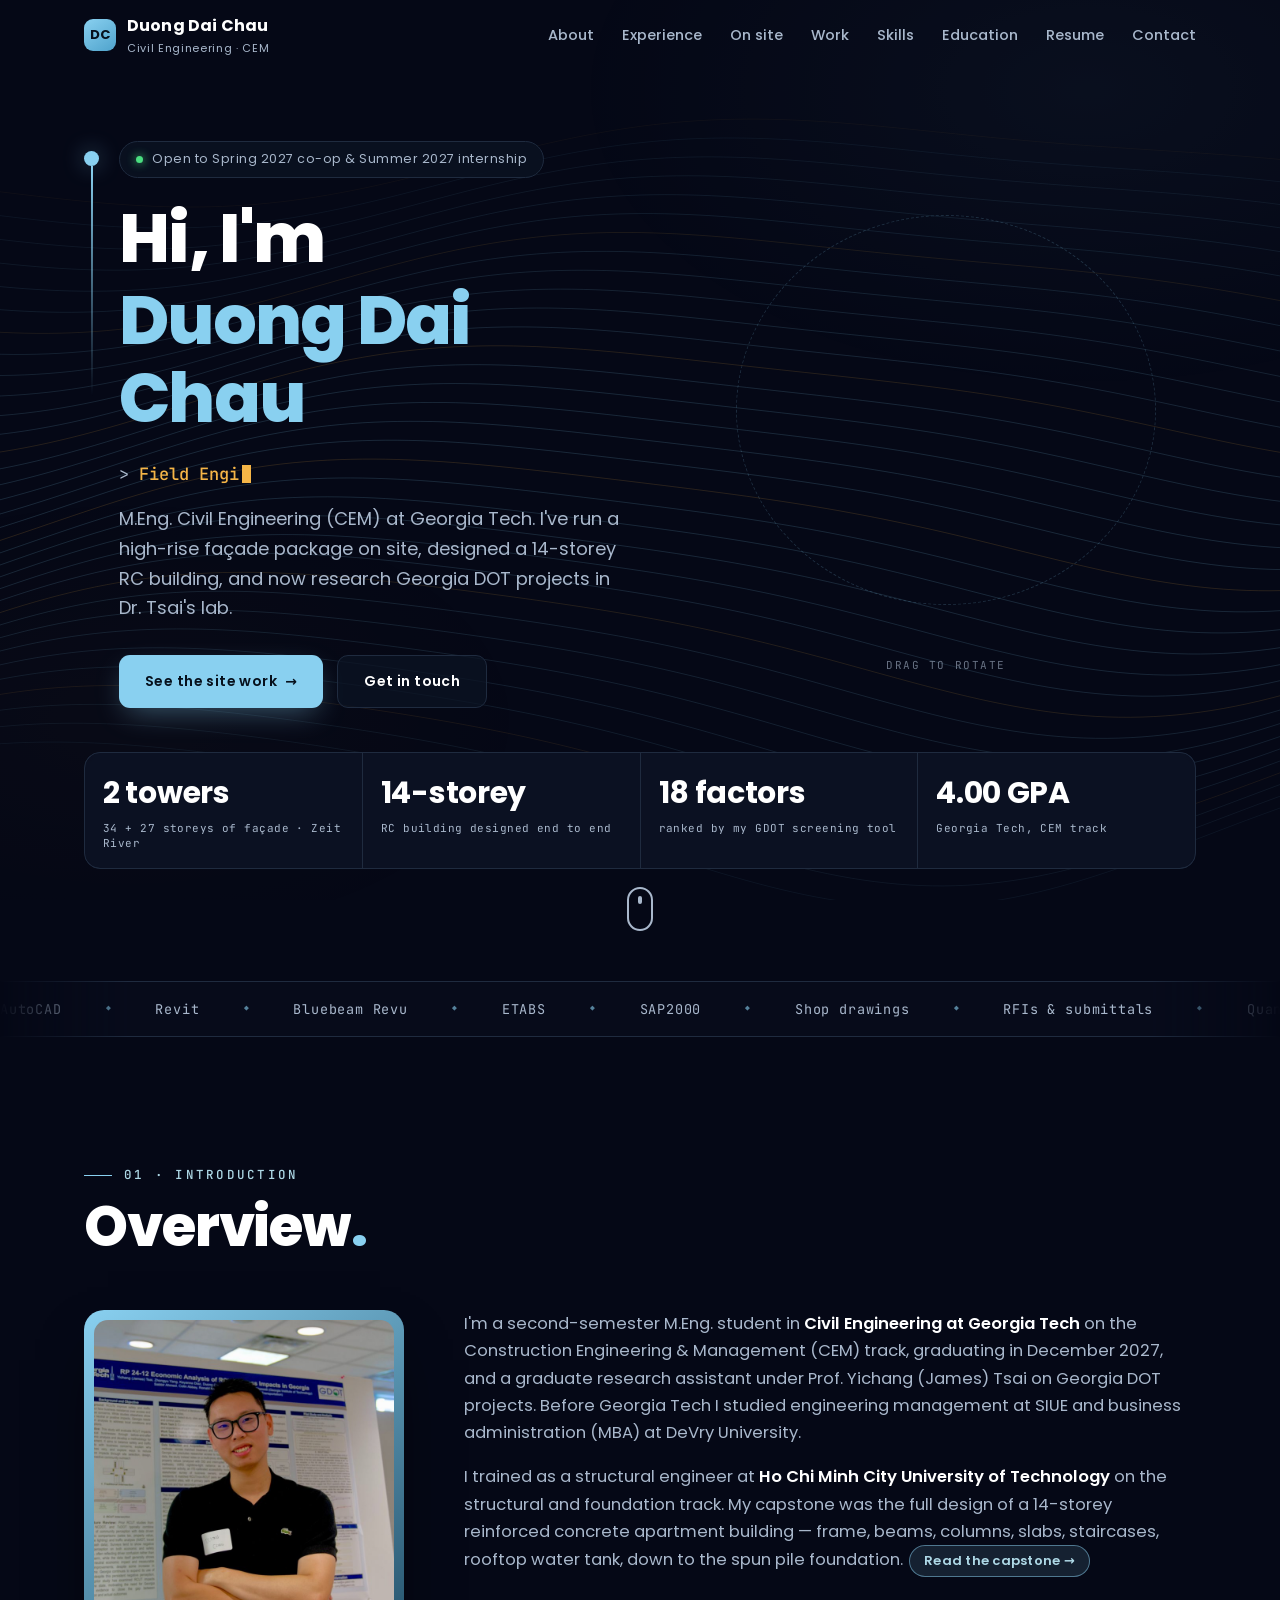
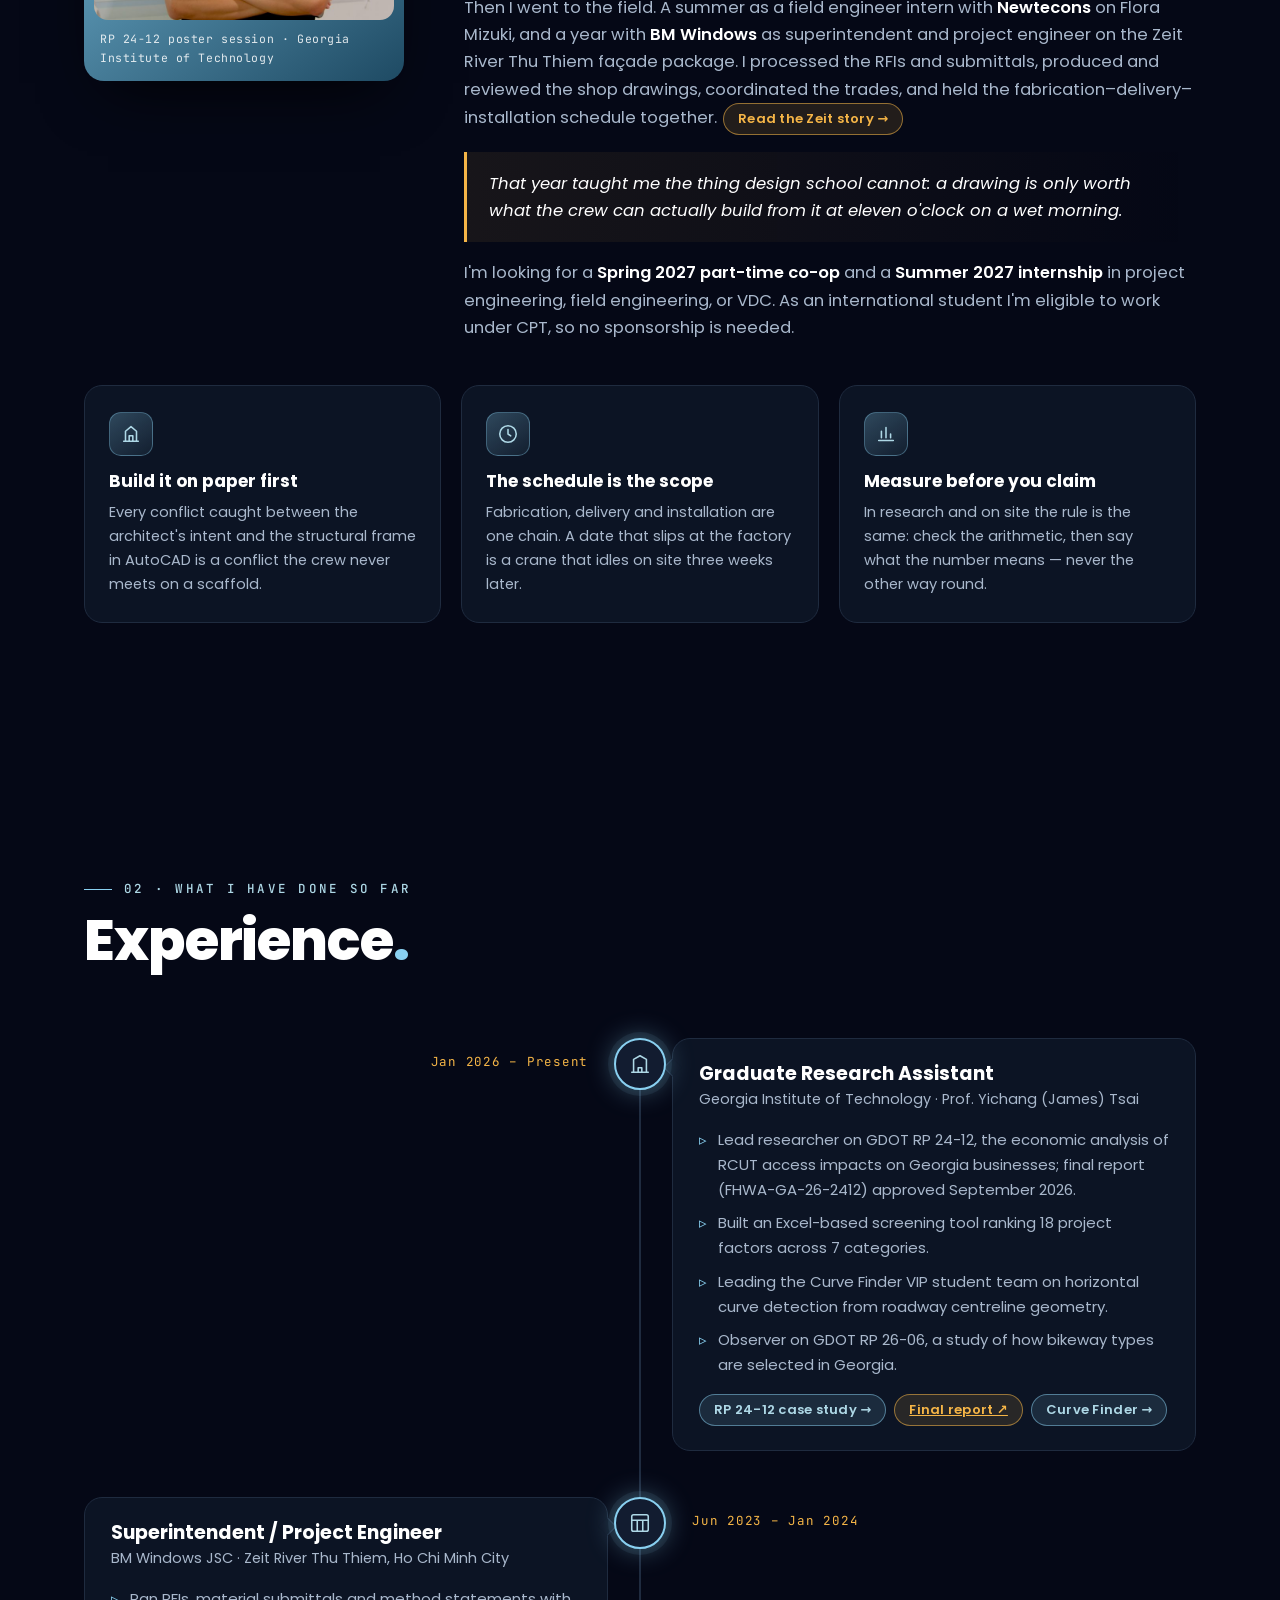
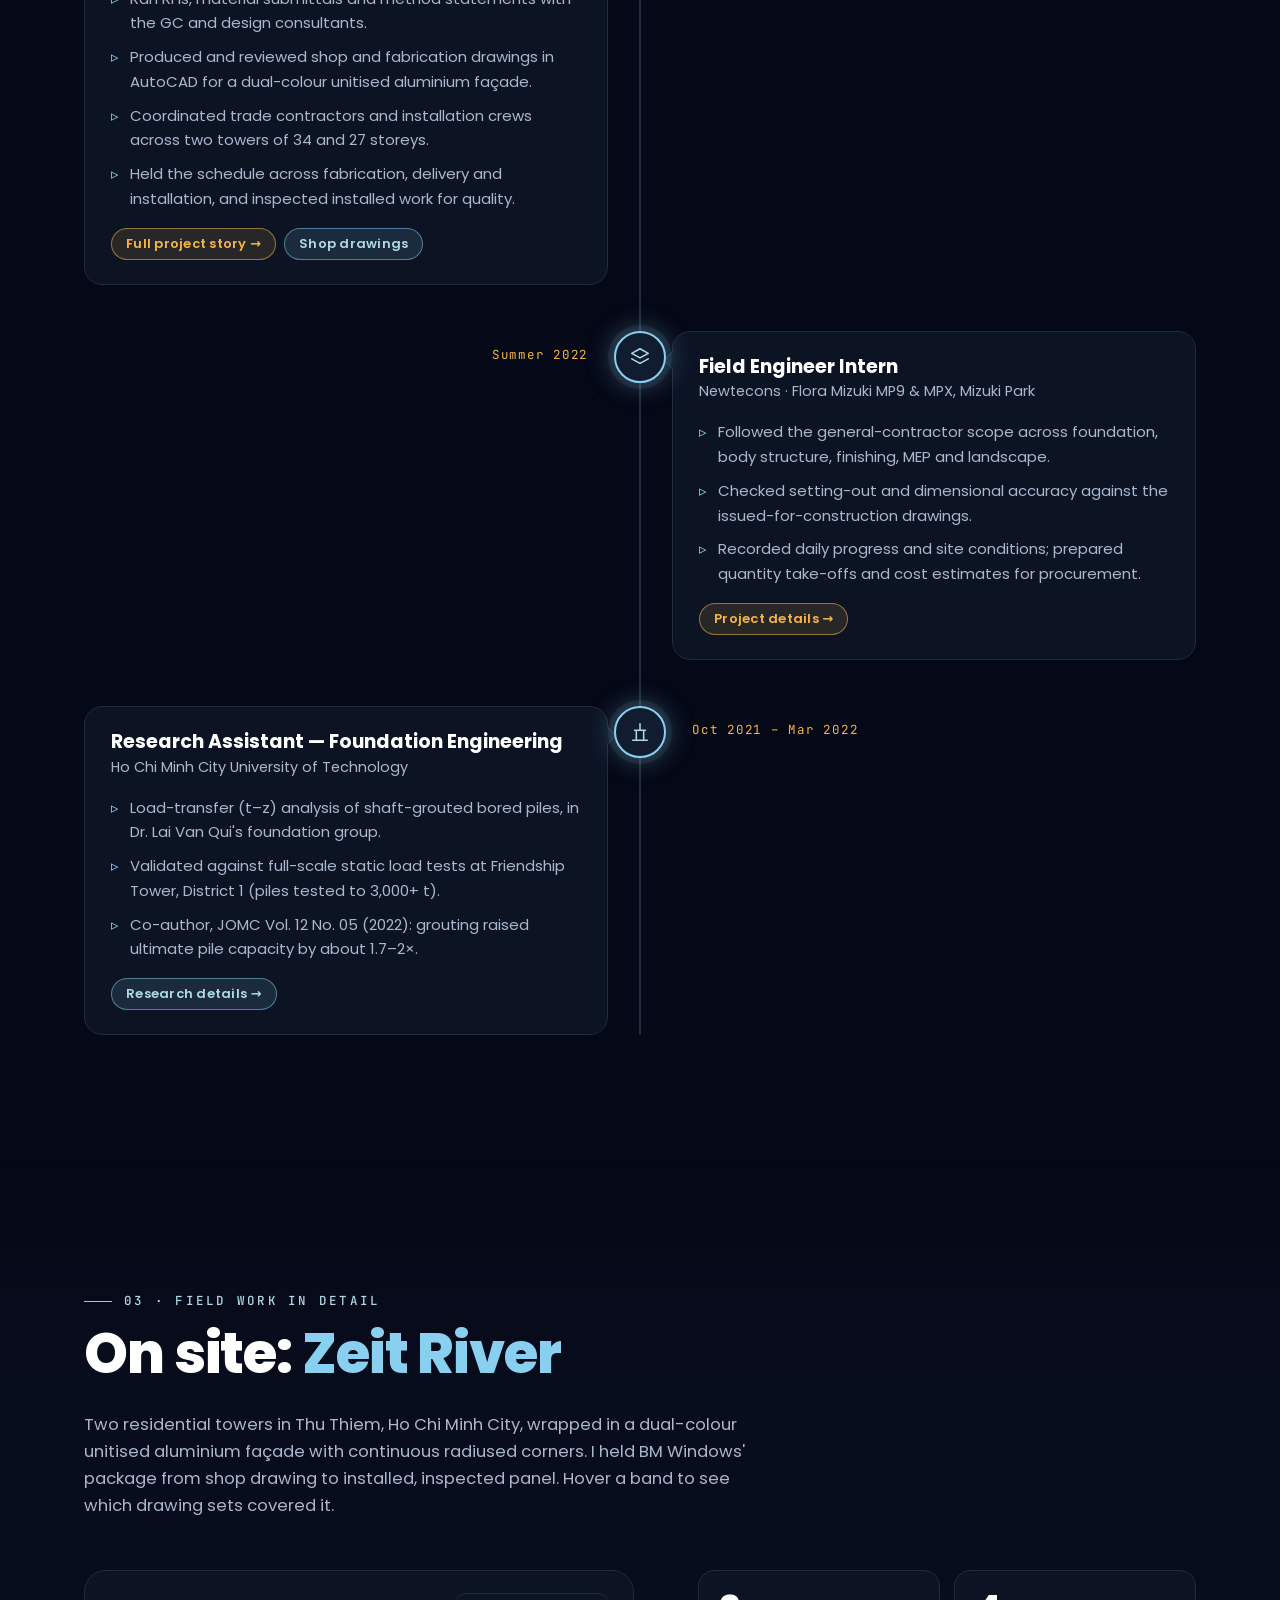
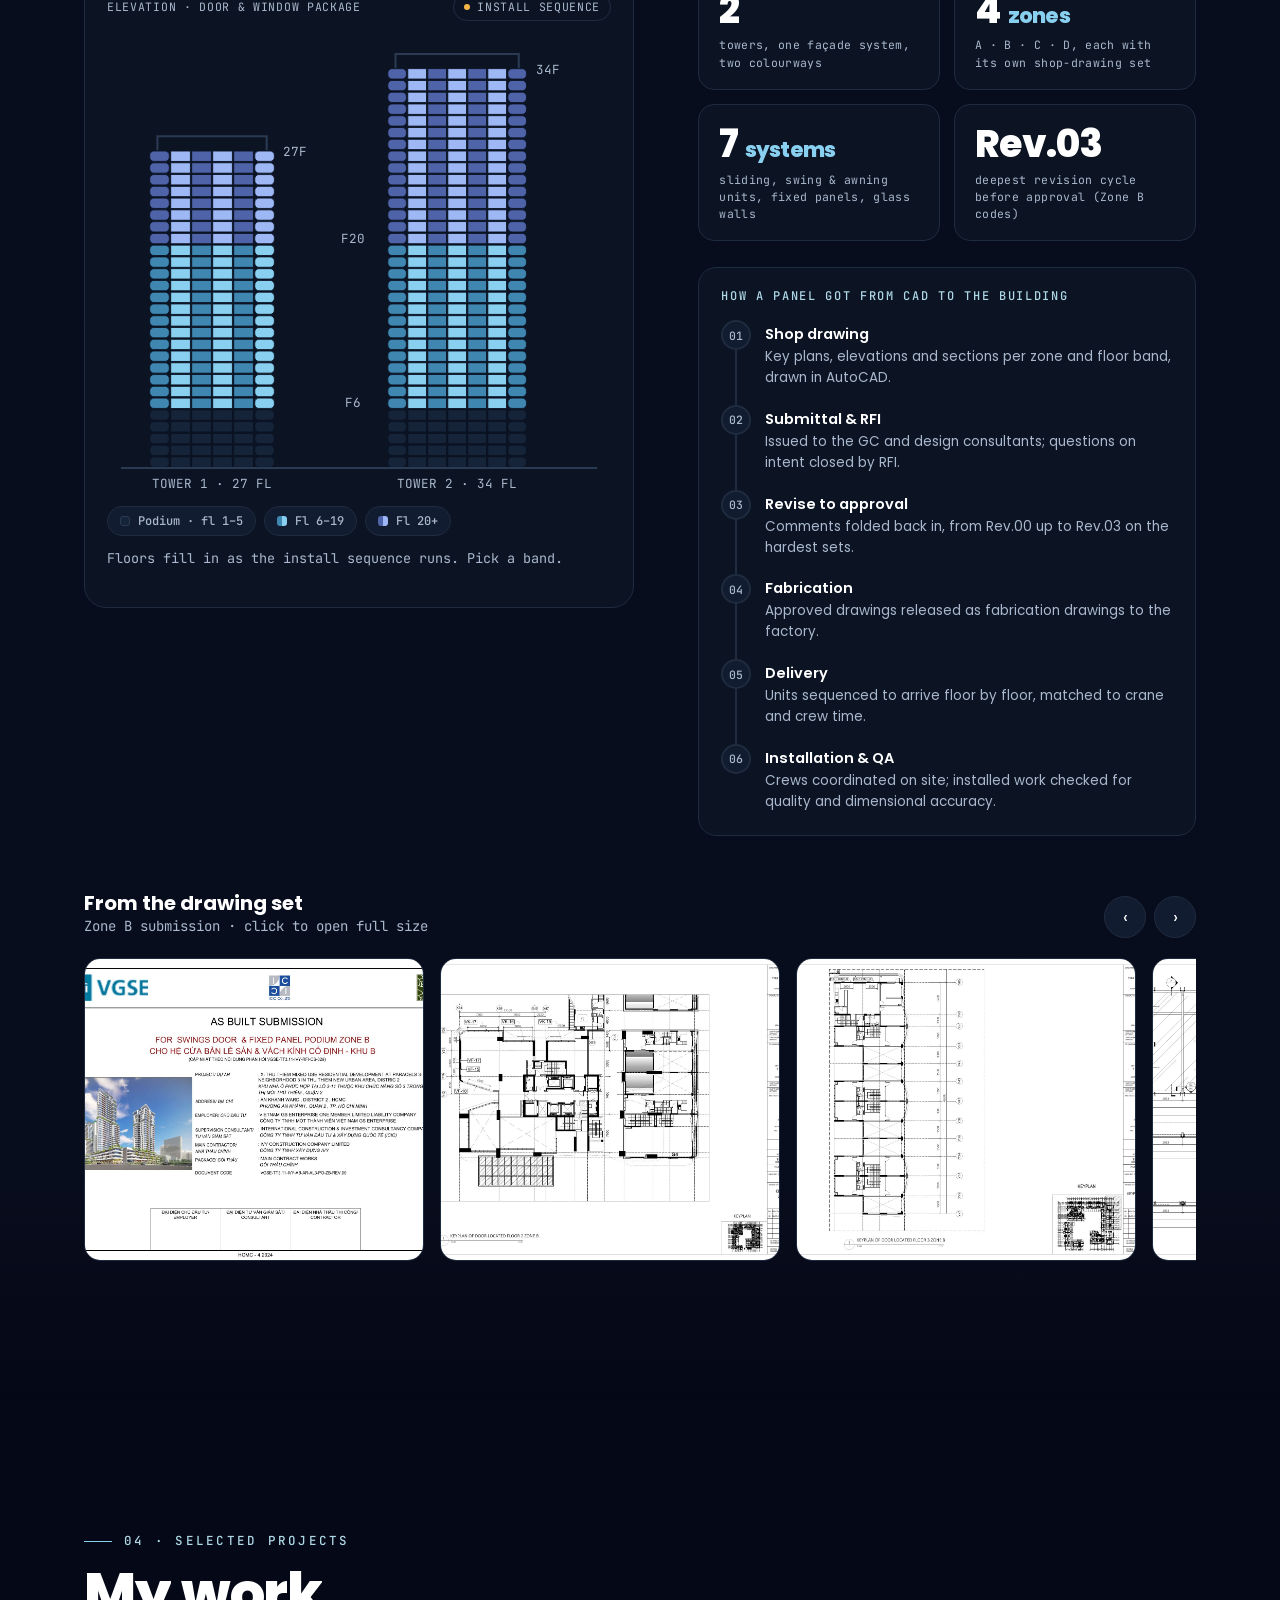
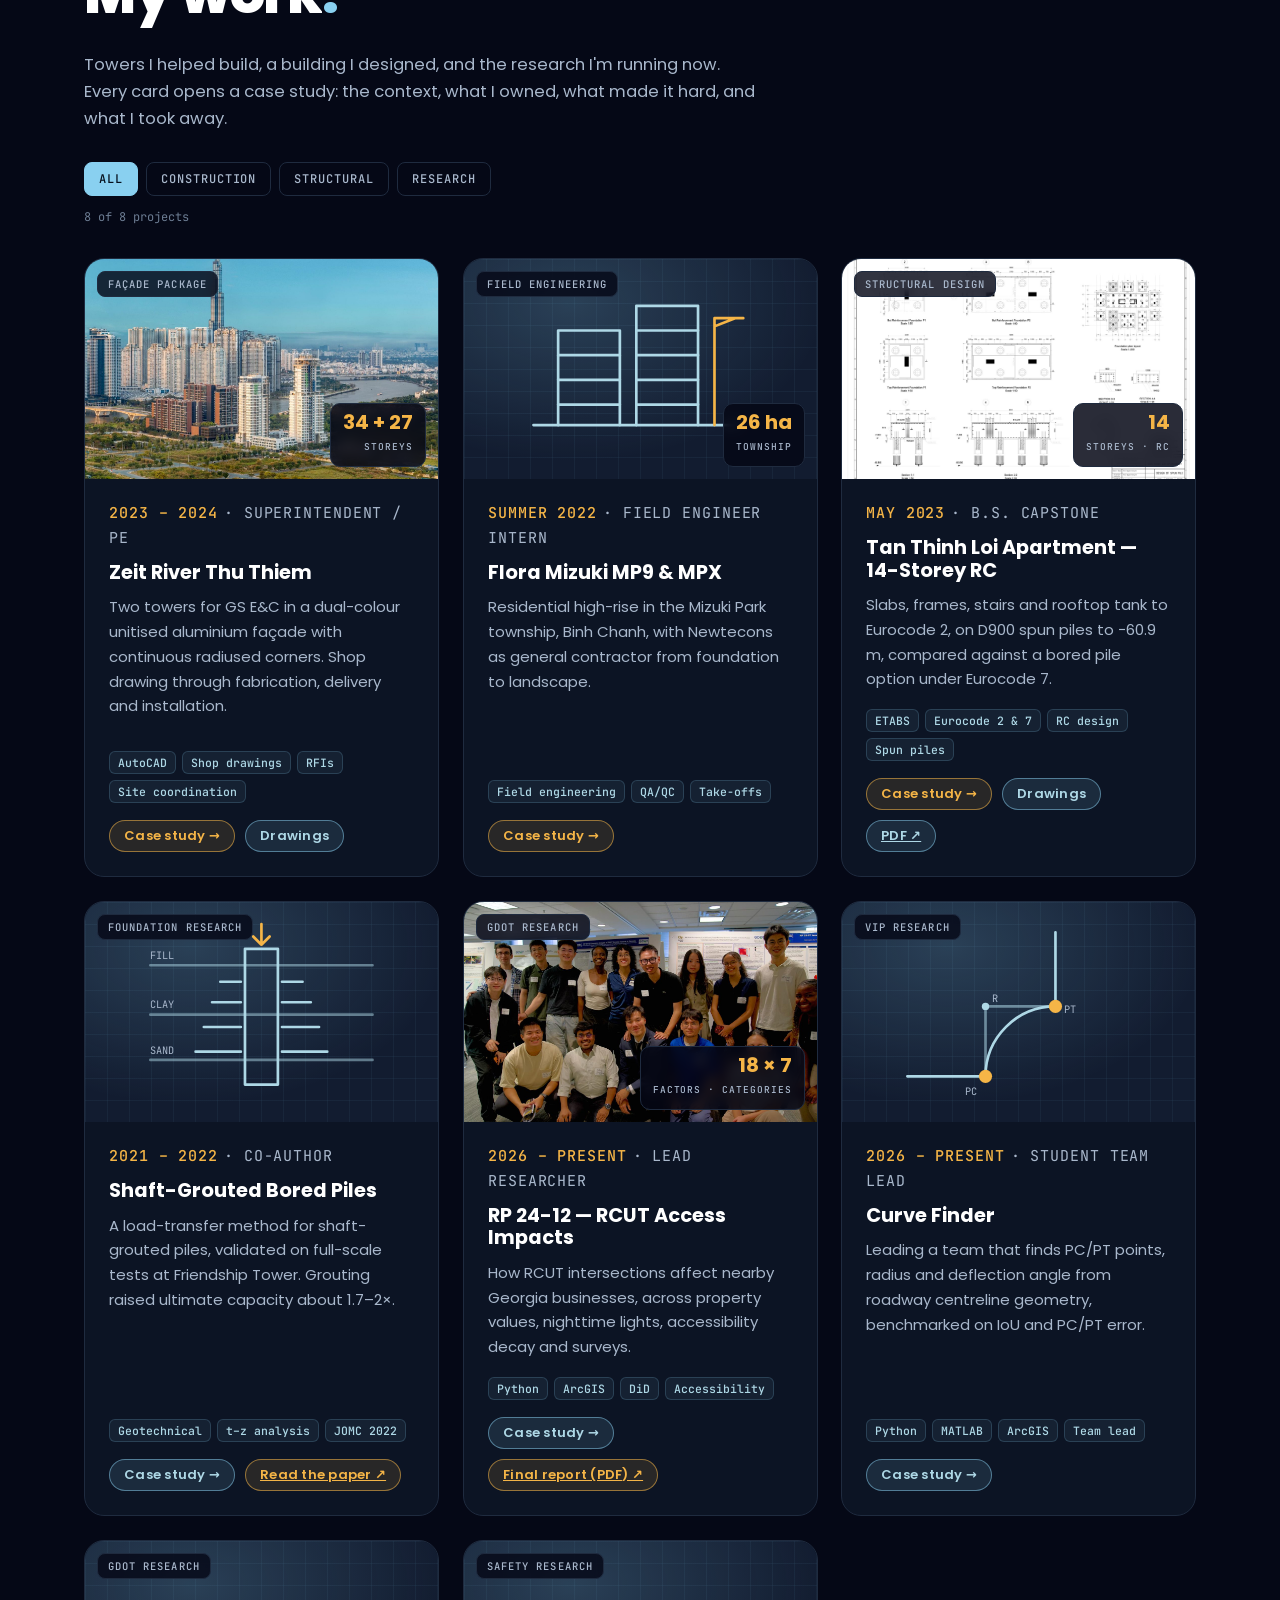
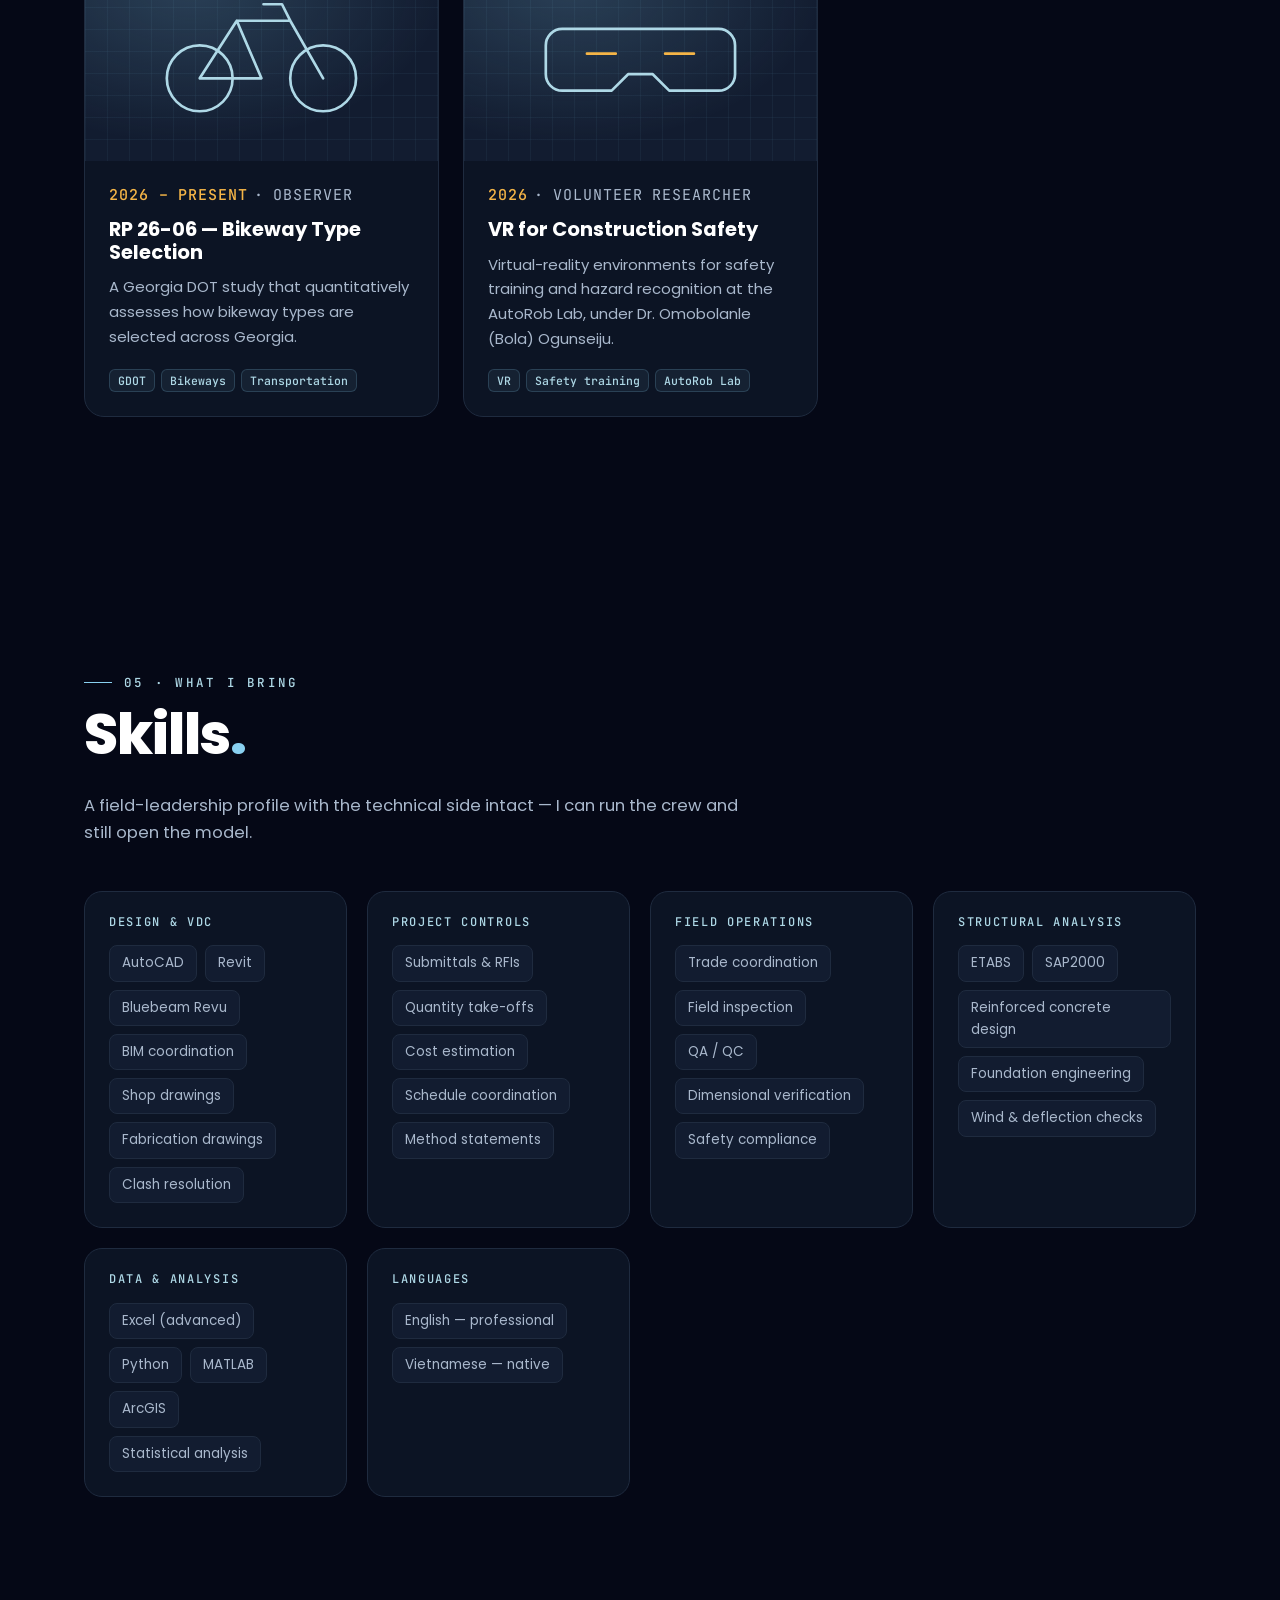
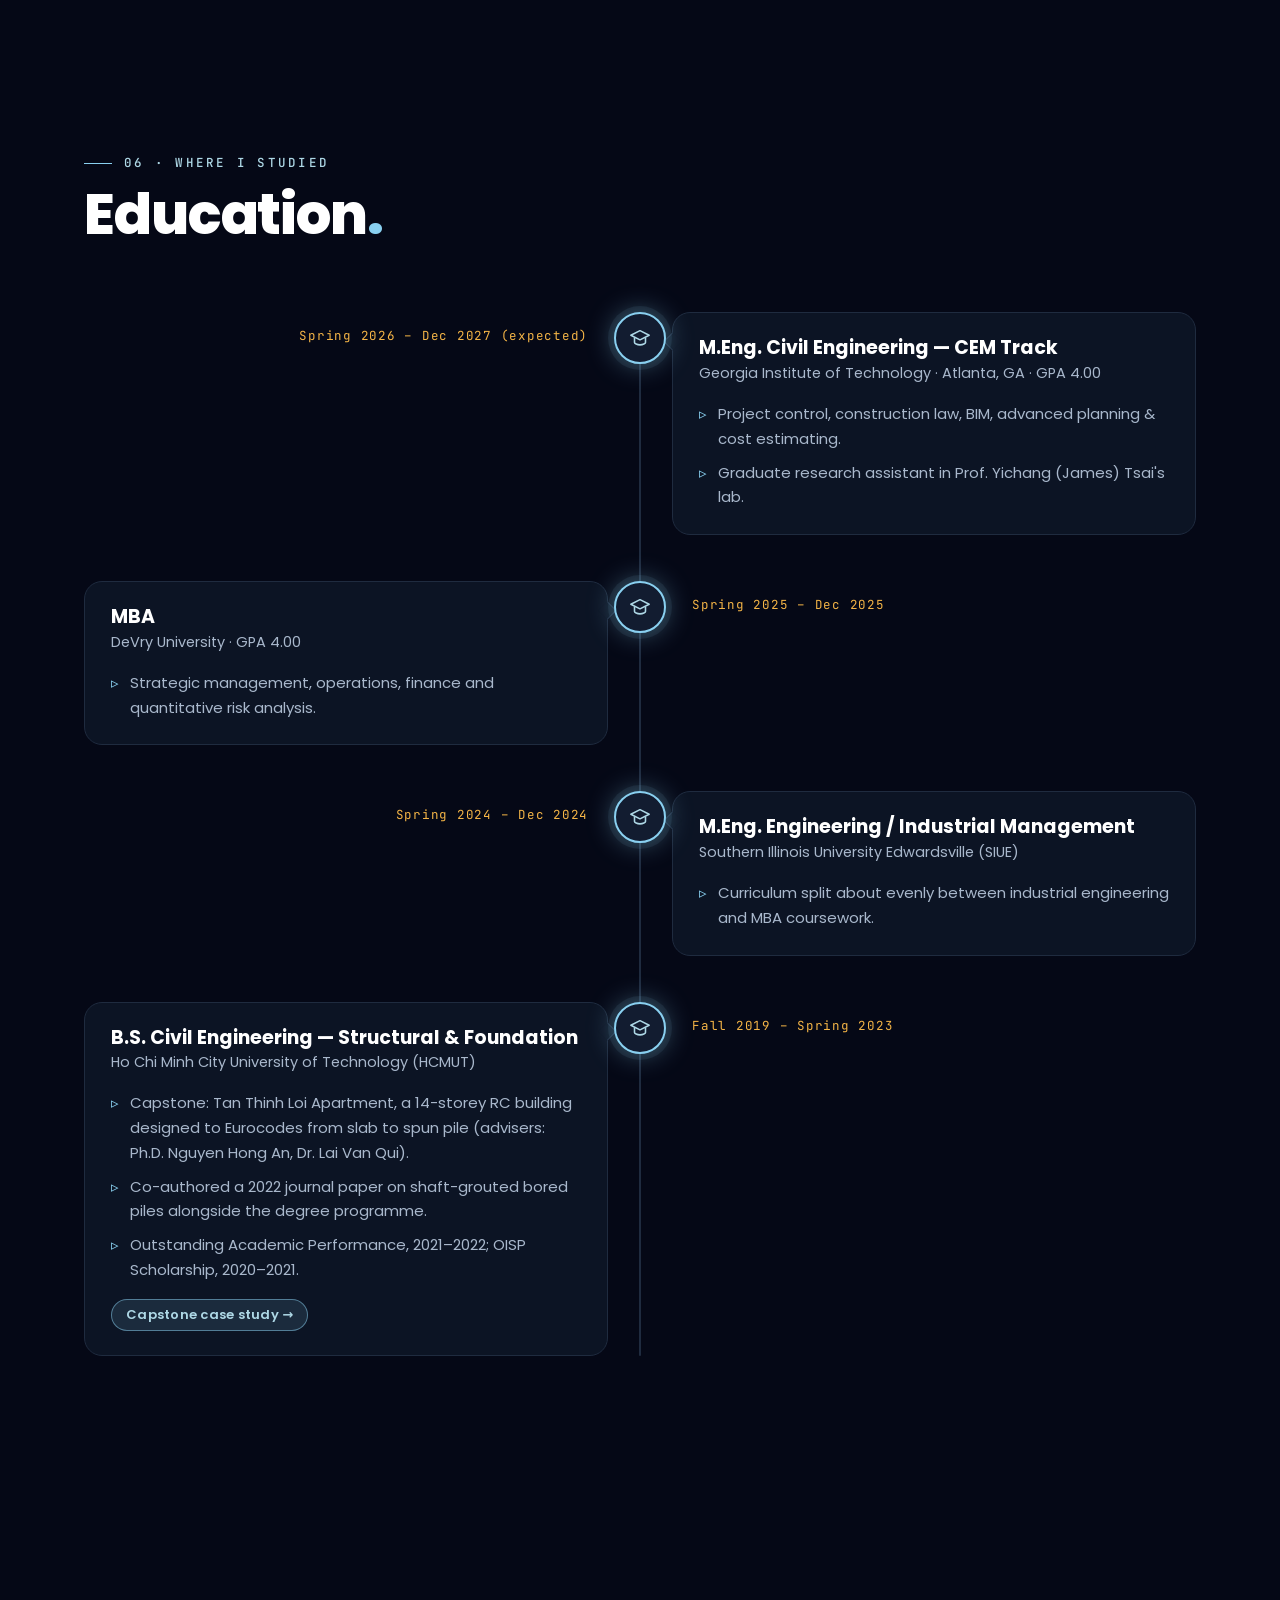
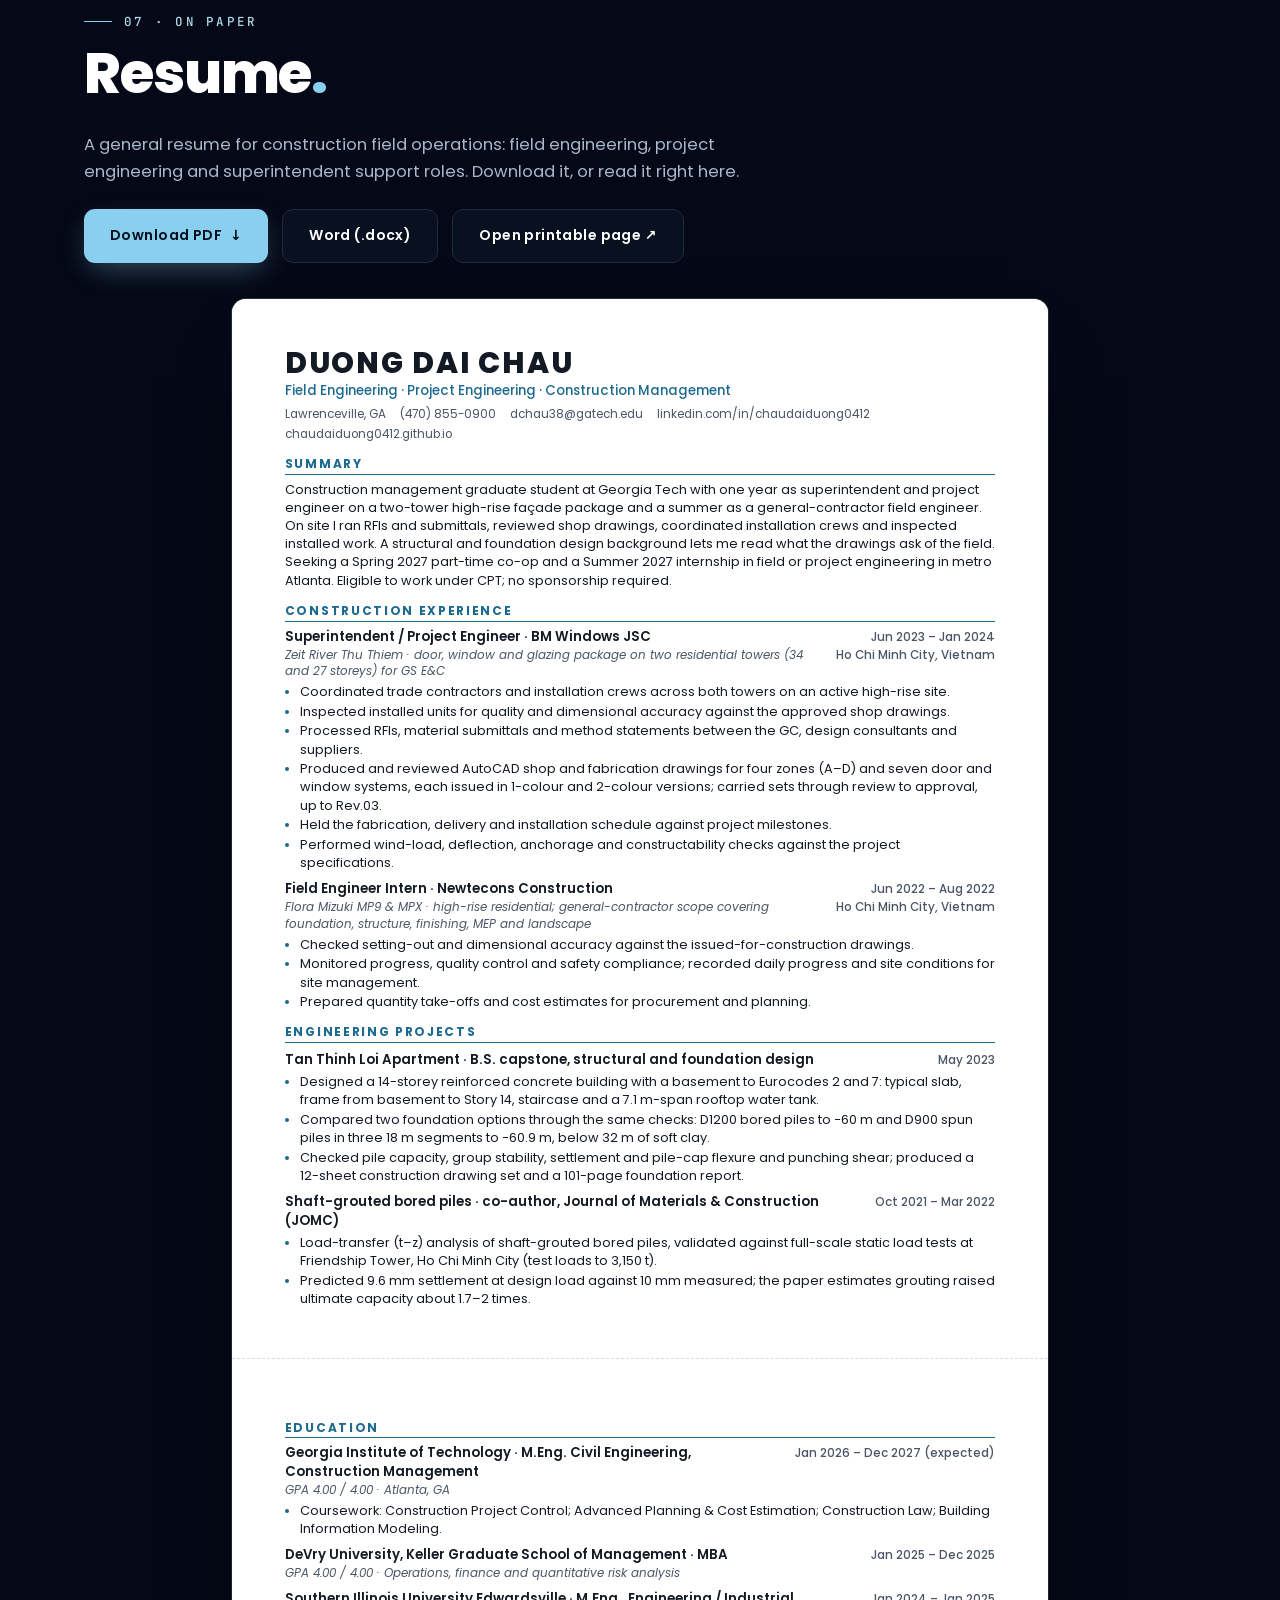
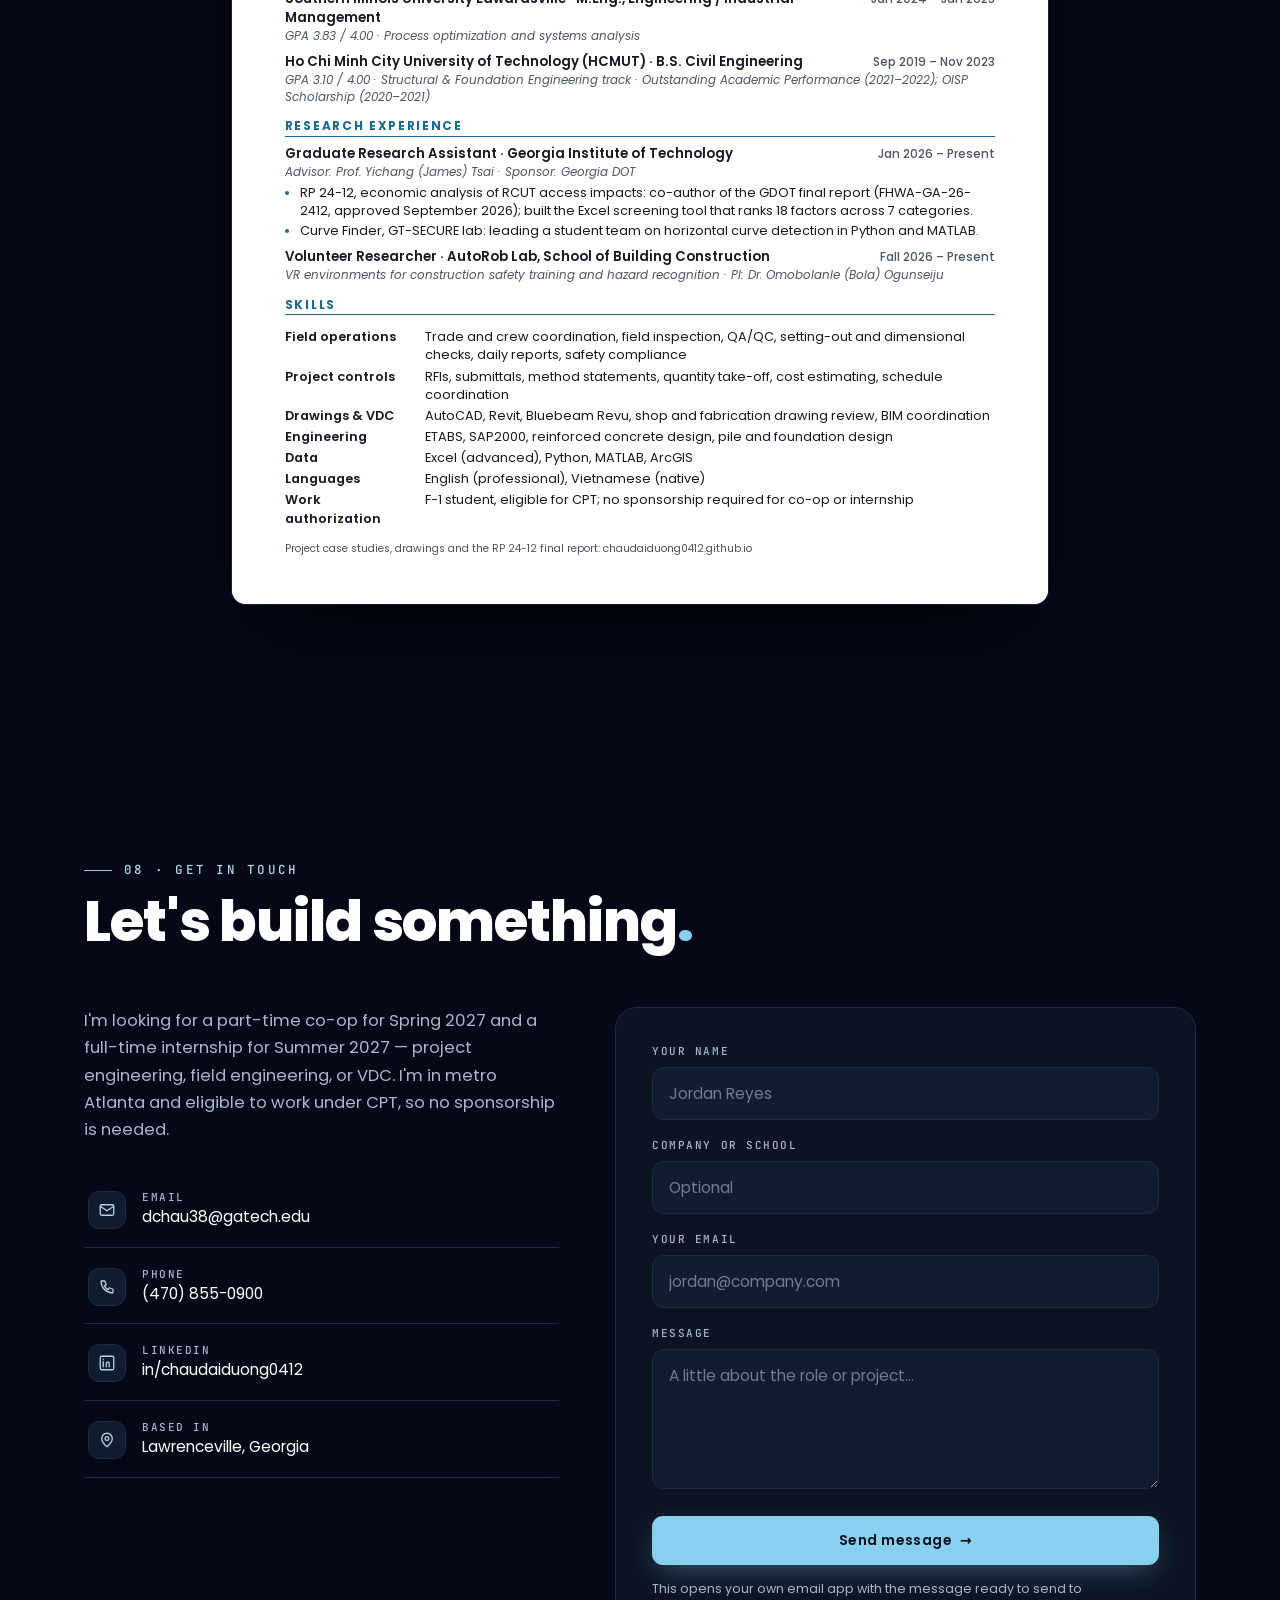
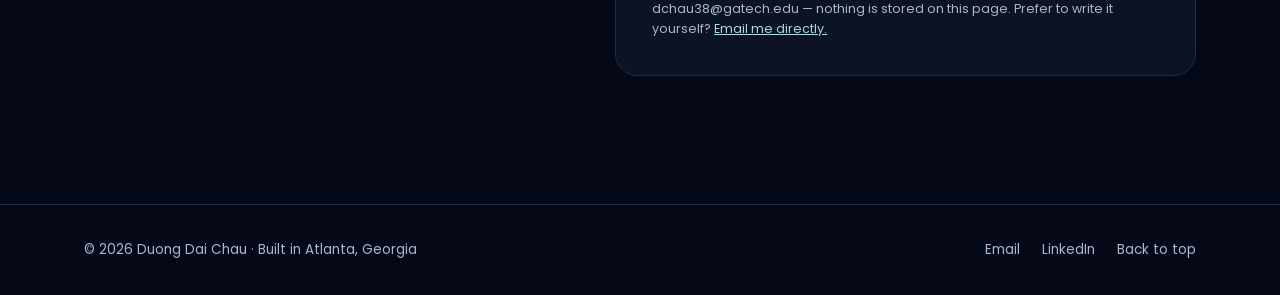
<file: index.html>
<!doctype html>
<html lang="en">
<head>
<meta charset="utf-8">
<meta name="viewport" content="width=device-width,initial-scale=1">
<title>Duong Dai Chau — Construction Engineering</title>
<meta name="description" content="Duong Dai Chau — M.Eng. Civil Engineering (CEM) at Georgia Tech. Façade superintendent, field engineer, structural designer and GDOT researcher.">
<link rel="preconnect" href="https://fonts.googleapis.com">
<link rel="preconnect" href="https://fonts.gstatic.com" crossorigin>
<link href="https://fonts.googleapis.com/css2?family=Poppins:ital,wght@0,300;0,400;0,500;0,600;0,700;0,800;1,400&family=JetBrains+Mono:wght@400;500&display=swap" rel="stylesheet">
<link rel="stylesheet" href="resume.css">
<style>
:root{
  --bg:#050816;
  --bg-2:#0B0F2A;
  --card:#0C1424;
  --card-2:#121C30;
  --line:#1F2B3F;
  --txt:#FFFFFF;
  --txt-2:#A9B8CC;
  --txt-3:#6C7C92;
  --accent:#89D0F0;
  --accent-2:#AED8E6;
  --warm:#F5B547;
  --glow:rgba(137,208,240,.42);
  --f:'Poppins',ui-sans-serif,system-ui,sans-serif;
  --mono:'JetBrains Mono',ui-monospace,SFMono-Regular,Menlo,monospace;
  --gutter:clamp(16px,5vw,80px);
  --ease:cubic-bezier(.2,.7,.2,1);
}
*{box-sizing:border-box}
html{scroll-behavior:smooth}
body{
  margin:0;background:var(--bg);color:var(--txt);font-family:var(--f);
  font-size:16px;line-height:1.65;-webkit-font-smoothing:antialiased;overflow-x:hidden;
}
img{max-width:100%;height:auto;display:block}
a{color:inherit}
button{font-family:inherit}
h1,h2,h3{margin:0;line-height:1.15;font-weight:700}
p{margin:0}
.wrap{max-width:1240px;margin-inline:auto;padding-inline:var(--gutter)}
section{padding-block:clamp(70px,10vw,130px);position:relative;scroll-margin-top:70px;z-index:1}
::selection{background:var(--accent);color:#06101C}

/* ---------- background layers ---------- */
#waves{position:fixed;inset:0;z-index:0;pointer-events:none;width:100%;height:100%}
.grain{position:fixed;inset:0;z-index:0;pointer-events:none;opacity:.5;
  background:radial-gradient(60% 50% at 85% 10%,rgba(137,208,240,.08),transparent 70%),
             radial-gradient(50% 40% at 10% 80%,rgba(245,181,71,.04),transparent 70%)}

/* ---------- cursor ---------- */
.cursor{position:fixed;left:0;top:0;width:34px;height:34px;margin:-17px 0 0 -17px;border:1.5px solid var(--accent);
  border-radius:50%;pointer-events:none;z-index:200;opacity:0;transition:width .25s,height .25s,margin .25s,background .25s,opacity .3s}
.cursor.on{opacity:.7}
.cursor.big{width:64px;height:64px;margin:-32px 0 0 -32px;background:rgba(137,208,240,.1)}
@media(pointer:coarse){.cursor{display:none}}

/* ---------- progress + nav ---------- */
.progress{position:fixed;top:0;left:0;height:2px;width:100%;transform-origin:0 50%;transform:scaleX(0);
  background:linear-gradient(90deg,var(--accent),var(--warm));z-index:60}
.nav{position:sticky;top:0;z-index:50;transition:background .3s,border-color .3s,backdrop-filter .3s;border-bottom:1px solid transparent}
.nav.solid{backdrop-filter:blur(14px);background:rgba(5,8,22,.78);border-color:var(--line)}
.nav-in{display:flex;align-items:center;justify-content:space-between;height:70px}
.logo{display:flex;align-items:center;gap:11px;font-weight:700;letter-spacing:.01em;text-decoration:none}
.logo-mark{
  width:32px;height:32px;border-radius:9px;flex:none;display:grid;place-items:center;
  background:linear-gradient(145deg,var(--accent),#4FA3CC);color:#06101C;font-size:13px;font-weight:700;
  transition:transform .4s var(--ease)
}
.logo:hover .logo-mark{transform:rotate(-8deg) scale(1.08)}
.logo small{display:block;font-size:11px;font-weight:400;color:var(--txt-2);letter-spacing:.06em}
.nav ul{display:flex;gap:28px;list-style:none;margin:0;padding:0}
.nav ul a{text-decoration:none;color:var(--txt-2);font-size:14.5px;font-weight:500;transition:color .2s;position:relative;padding-block:6px}
.nav ul a::after{content:"";position:absolute;left:0;right:0;bottom:0;height:2px;background:var(--accent);transform:scaleX(0);transform-origin:right;transition:transform .35s var(--ease)}
.nav ul a:hover,.nav ul a.on{color:var(--txt)}
.nav ul a.on::after,.nav ul a:hover::after{transform:scaleX(1);transform-origin:left}
.burger{display:none;background:none;border:0;color:var(--txt);font-size:24px;cursor:pointer;padding:4px 8px}
@media(max-width:900px){
  .nav ul{
    position:absolute;right:var(--gutter);top:64px;flex-direction:column;gap:16px;
    background:var(--card-2);border:1px solid var(--line);border-radius:14px;padding:20px 26px;
    min-width:190px;display:none;box-shadow:0 20px 50px rgba(0,0,0,.5)
  }
  .nav ul.open{display:flex}
  .burger{display:block}
}

/* ---------- hero ---------- */
.hero{padding-block:clamp(30px,6vw,70px) clamp(30px,5vw,50px);min-height:calc(100vh - 70px);display:flex;flex-direction:column;justify-content:center}
.hero-grid{display:grid;grid-template-columns:minmax(0,1fr) minmax(0,500px);gap:clamp(28px,5vw,64px);align-items:center}
@media(max-width:980px){.hero-grid{grid-template-columns:1fr}}
.rail{display:flex;gap:20px;align-items:flex-start}
.rail-line{display:flex;flex-direction:column;align-items:center;padding-top:10px}
.rail-dot{width:15px;height:15px;border-radius:50%;background:var(--accent);flex:none;box-shadow:0 0 22px var(--glow);animation:pulse 2.4s infinite}
@keyframes pulse{0%,100%{box-shadow:0 0 0 0 rgba(137,208,240,.55)}60%{box-shadow:0 0 0 12px rgba(137,208,240,0)}}
.rail-bar{width:2px;flex:1;min-height:230px;background:linear-gradient(var(--accent),transparent);transform-origin:top;animation:grow 1.4s .3s var(--ease) both}
@keyframes grow{from{transform:scaleY(0)}}
@media(max-width:600px){.rail-line{display:none}}
.hero h1{font-size:clamp(38px,6vw,68px);font-weight:800;letter-spacing:-.025em}
.hero h1 .name{color:var(--accent);display:block}
.hero h1 .ln{display:block;overflow:hidden;padding-bottom:.06em}
.hero h1 .ln>span{display:inline-block;animation:rise 1s var(--ease) both}
.hero h1 .ln:nth-child(2)>span{animation-delay:.12s}
@keyframes rise{from{transform:translateY(105%)}}
.role{font-family:var(--mono);font-size:clamp(14px,1.7vw,17px);color:var(--txt-2);margin-top:18px;min-height:1.6em}
.role b{color:var(--warm);font-weight:500}
.role .caret{display:inline-block;width:9px;height:1.1em;background:var(--warm);vertical-align:-3px;margin-left:3px;animation:blink 1s steps(1) infinite}
@keyframes blink{50%{opacity:0}}
.hero .sub{color:var(--txt-2);font-size:clamp(15.5px,1.9vw,18px);margin-top:16px;max-width:46ch}
.fade-in{animation:fadeUp .9s var(--ease) both}
@keyframes fadeUp{from{opacity:0;transform:translateY(18px)}}
.pill{
  display:inline-flex;align-items:center;gap:9px;border:1px solid var(--line);
  background:rgba(12,20,36,.7);border-radius:999px;padding:7px 16px;font-size:12.5px;
  color:var(--txt-2);letter-spacing:.04em;margin-bottom:22px;backdrop-filter:blur(6px)
}
.dot{width:7px;height:7px;border-radius:50%;background:#4ade80;flex:none;box-shadow:0 0 10px #4ade80}
.cta{display:flex;gap:14px;flex-wrap:wrap;margin-top:32px}
.btn{
  display:inline-flex;align-items:center;gap:8px;text-decoration:none;font-size:14px;font-weight:600;letter-spacing:.03em;
  padding:14px 26px;border-radius:11px;transition:transform .25s var(--ease),box-shadow .25s,background .25s,border-color .25s;cursor:pointer;border:0
}
.btn-fill{background:var(--accent);color:#06101C;box-shadow:0 10px 30px -8px var(--glow)}
.btn-fill:hover{box-shadow:0 16px 38px -8px var(--glow)}
.btn-line{border:1px solid var(--line);background:rgba(12,20,36,.7);color:var(--txt)}
.btn-line:hover{border-color:var(--accent)}
.btn .arr{transition:transform .25s var(--ease)}
.btn:hover .arr{transform:translateX(4px)}

.stats{display:grid;grid-template-columns:repeat(4,minmax(0,1fr));gap:1px;margin-top:44px;background:var(--line);border:1px solid var(--line);border-radius:16px;overflow:hidden}
@media(max-width:640px){.stats{grid-template-columns:repeat(2,minmax(0,1fr))}}
.stat{background:rgba(9,14,30,.85);padding:16px 18px;backdrop-filter:blur(6px)}
.stat b{display:block;font-size:clamp(22px,2.6vw,30px);font-weight:700;color:var(--txt);letter-spacing:-.01em;font-variant-numeric:tabular-nums}
.stat>span{font-family:var(--mono);font-size:11px;color:var(--txt-2);letter-spacing:.04em;line-height:1.4;display:block;margin-top:2px}

/* 3D canvas */
.stage{position:relative;aspect-ratio:1/1;max-height:520px;width:100%;padding-bottom:26px}
.stage canvas{width:100%!important;height:calc(100% - 26px)!important;display:block;cursor:grab;touch-action:pan-y}
.stage canvas:active{cursor:grabbing}
.stage-hint{
  position:absolute;left:50%;transform:translateX(-50%);bottom:0;font-family:var(--mono);font-size:11px;
  letter-spacing:.14em;color:var(--txt-2);opacity:.6;text-transform:uppercase;white-space:nowrap
}
.stage::before{content:"";position:absolute;inset:8% 8% 14%;border:1px dashed rgba(137,208,240,.18);border-radius:50%;animation:spin 40s linear infinite}
@keyframes spin{to{transform:rotate(360deg)}}
.scroll-cue{display:grid;place-items:center;margin-top:18px}
.mouse{width:26px;height:44px;border:2px solid var(--txt-2);border-radius:14px;display:grid;justify-items:center;padding-top:7px}
.mouse i{width:4px;height:8px;border-radius:2px;background:var(--txt-2);animation:dropp 1.6s infinite}
@keyframes dropp{0%{transform:translateY(0);opacity:1}70%{transform:translateY(14px);opacity:0}100%{opacity:0}}

/* ---------- marquee ---------- */
.marquee{position:relative;z-index:1;border-block:1px solid var(--line);background:rgba(9,14,30,.6);overflow:hidden;padding-block:16px;
  -webkit-mask:linear-gradient(90deg,transparent,#000 10%,#000 90%,transparent);mask:linear-gradient(90deg,transparent,#000 10%,#000 90%,transparent)}
.marquee-track{display:flex;gap:44px;width:max-content;animation:marq 38s linear infinite}
.marquee:hover .marquee-track{animation-play-state:paused}
.marquee span{font-family:var(--mono);font-size:13.5px;color:var(--txt-2);letter-spacing:.06em;white-space:nowrap;display:flex;align-items:center;gap:44px}
.marquee span::after{content:"◆";color:var(--accent);font-size:8px;opacity:.6}
@keyframes marq{to{transform:translateX(-50%)}}

/* ---------- section heads ---------- */
.eyebrow{font-family:var(--mono);font-size:12.5px;letter-spacing:.18em;text-transform:uppercase;color:var(--accent-2);font-weight:500;display:flex;align-items:center;gap:12px}
.eyebrow::before{content:"";width:28px;height:1px;background:var(--accent)}
.sec-h{font-size:clamp(32px,5.6vw,56px);font-weight:800;letter-spacing:-.02em;margin-top:10px}
.sec-h .w{display:inline-block;overflow:hidden;vertical-align:top;padding-bottom:.08em}
.sec-h .w>span{display:inline-block;transform:translateY(105%);transition:transform .9s var(--ease)}
.sec-h.in .w>span{transform:none}
.sec-h .acc{color:var(--accent)}
.sec-intro{color:var(--txt-2);max-width:62ch;margin-top:20px;font-size:16.5px}

/* ---------- reveal ---------- */
.rv{opacity:0;transform:translateY(32px);transition:opacity .8s var(--ease),transform .8s var(--ease)}
.rv.from-l{transform:translateX(-50px)}
.rv.from-r{transform:translateX(50px)}
.rv.zoom{transform:scale(.94)}
.rv.in{opacity:1;transform:none}

/* ---------- about ---------- */
.about-grid{display:grid;grid-template-columns:minmax(0,320px) minmax(0,1fr);gap:clamp(28px,5vw,60px);align-items:start;margin-top:46px}
@media(max-width:880px){.about-grid{grid-template-columns:1fr}}
.photo-card{
  border-radius:20px;padding:10px;background:linear-gradient(145deg,var(--accent),#1E4A63);margin:0;
  box-shadow:0 26px 60px -24px rgba(0,0,0,.9);transform-style:preserve-3d;transition:transform .2s
}
.photo-card img{border-radius:14px}
.photo-card figcaption{font-size:11.5px;color:rgba(255,255,255,.85);letter-spacing:.05em;padding:10px 6px 4px;line-height:1.6;font-family:var(--mono)}
.about-grid p+p{margin-top:17px}
.about-grid p{color:var(--txt-2);font-size:16.5px}
.about-grid strong{color:var(--txt);font-weight:600}
.quote{margin-top:24px;padding:18px 22px;border-left:3px solid var(--warm);background:linear-gradient(90deg,rgba(245,181,71,.08),transparent);border-radius:0 12px 12px 0;color:var(--txt)!important;font-style:italic}

/* value cards */
.cards{display:grid;grid-template-columns:repeat(auto-fit,minmax(240px,1fr));gap:20px;margin-top:44px}
.card{
  background:var(--card);border:1px solid var(--line);border-radius:18px;padding:26px 24px;position:relative;overflow:hidden;
  transition:transform .35s var(--ease),border-color .3s
}
.card::before{content:"";position:absolute;inset:0;background:radial-gradient(300px circle at var(--mx,50%) var(--my,50%),rgba(137,208,240,.12),transparent 60%);opacity:0;transition:opacity .3s}
.card:hover::before{opacity:1}
.card:hover{transform:translateY(-6px);border-color:var(--accent)}
.card .ic{
  width:44px;height:44px;border-radius:12px;display:grid;place-items:center;margin-bottom:16px;position:relative;
  background:linear-gradient(145deg,rgba(137,208,240,.28),rgba(137,208,240,.06));border:1px solid rgba(137,208,240,.35)
}
.ic svg,.tl-mark svg,.ch .ic svg{stroke:var(--accent-2);fill:none;stroke-width:1.7;stroke-linecap:round;stroke-linejoin:round}
.card .ic svg{width:22px;height:22px}
.card h3{font-size:17px;margin-bottom:8px;position:relative}
.card p{color:var(--txt-2);font-size:14.6px;position:relative}

/* ---------- skills ---------- */
.chips{display:grid;grid-template-columns:repeat(auto-fit,minmax(255px,1fr));gap:20px;margin-top:44px}
.chipbox{background:var(--card);border:1px solid var(--line);border-radius:18px;padding:24px;transition:border-color .3s}
.chipbox:hover{border-color:rgba(137,208,240,.5)}
.chipbox h3{font-family:var(--mono);font-size:12px;letter-spacing:.14em;text-transform:uppercase;color:var(--accent-2);margin-bottom:16px;font-weight:500}
.chipbox ul{list-style:none;margin:0;padding:0;display:flex;flex-wrap:wrap;gap:8px}
.chipbox li{
  font-size:13.5px;color:var(--txt-2);background:var(--card-2);border:1px solid var(--line);
  border-radius:8px;padding:6px 12px;transition:color .2s,border-color .2s,transform .2s;
  opacity:0;transform:translateY(10px)
}
.chipbox.in li{opacity:1;transform:none;transition:opacity .5s var(--ease),transform .5s var(--ease),color .2s,border-color .2s}
.chipbox li:hover{color:var(--txt);border-color:var(--accent);transform:translateY(-2px)}

/* ---------- timeline (alternating) ---------- */
.tl{margin-top:60px;position:relative}
.tl-line{position:absolute;left:50%;top:0;bottom:0;width:2px;margin-left:-1px;background:var(--line);border-radius:2px}
.tl-line i{position:absolute;inset:0;background:linear-gradient(var(--accent),var(--warm));transform-origin:top;transform:scaleY(0);border-radius:2px}
.tl-item{display:grid;grid-template-columns:minmax(0,1fr) 64px minmax(0,1fr);align-items:start;padding-bottom:46px;position:relative}
.tl-item:last-child{padding-bottom:0}
.tl-mark{
  grid-column:2;width:52px;height:52px;border-radius:50%;background:var(--card-2);border:2px solid var(--line);
  display:grid;place-items:center;position:relative;z-index:1;margin-inline:auto;transition:border-color .5s,box-shadow .5s,transform .5s var(--ease)
}
.tl-item.in .tl-mark{border-color:var(--accent);box-shadow:0 0 0 6px rgba(137,208,240,.08),0 0 28px var(--glow)}
.tl-mark svg{width:22px;height:22px}
.tl-date{font-family:var(--mono);font-size:12.5px;letter-spacing:.06em;color:var(--warm);padding-top:14px}
.tl-item:nth-child(even) .tl-body{grid-column:3;grid-row:1}
.tl-item:nth-child(even) .tl-date{grid-column:1;grid-row:1;text-align:right;padding-right:20px}
.tl-item:nth-child(odd) .tl-body{grid-column:1;grid-row:1}
.tl-item:nth-child(odd) .tl-date{grid-column:3;grid-row:1;padding-left:20px}
.tl-item:nth-child(odd) .tl-mark{grid-row:1}
.tl-item:nth-child(even) .tl-mark{grid-row:1}
.tl-body{background:var(--card);border:1px solid var(--line);border-radius:18px;padding:24px 26px;transition:border-color .3s,transform .8s var(--ease),opacity .8s var(--ease);position:relative}
.tl-item:nth-child(odd) .tl-body{transform:translateX(-40px);opacity:0}
.tl-item:nth-child(even) .tl-body{transform:translateX(40px);opacity:0}
.tl-item.in .tl-body{transform:none;opacity:1}
.tl-date{opacity:0;transition:opacity .8s .2s}
.tl-item.in .tl-date{opacity:1}
.tl-body:hover{border-color:var(--accent)}
.tl-body::after{content:"";position:absolute;top:22px;width:12px;height:12px;background:var(--card);border:1px solid var(--line);transform:rotate(45deg)}
.tl-item:nth-child(odd) .tl-body::after{right:-7px;border-left:0;border-bottom:0}
.tl-item:nth-child(even) .tl-body::after{left:-7px;border-right:0;border-top:0}
.tl-body h3{font-size:19px}
.tl-org{color:var(--txt-2);font-size:14.5px;margin-top:3px}
.tl-body ul{list-style:none;margin:16px 0 0;padding:0;display:flex;flex-direction:column;gap:9px}
.tl-body li{color:var(--txt-2);font-size:15px;display:flex;gap:11px}
.tl-body li::before{content:"▹";color:var(--accent);flex:none}
.tl-actions{display:flex;flex-wrap:wrap;gap:8px;margin-top:16px}
@media(max-width:820px){
  .tl-line{left:26px}
  .tl-item{grid-template-columns:52px minmax(0,1fr);column-gap:16px}
  .tl-item .tl-mark{grid-column:1!important;grid-row:1 / span 2!important}
  .tl-item .tl-date{grid-column:2!important;grid-row:1!important;text-align:left!important;padding:12px 0 8px!important}
  .tl-item .tl-body{grid-column:2!important;grid-row:2!important;transform:translateY(24px)!important}
  .tl-item.in .tl-body{transform:none!important}
  .tl-body::after{display:none}
}

/* ---------- on-site feature (Zeit) ---------- */
.site{background:linear-gradient(180deg,transparent,rgba(9,14,30,.85) 12%,rgba(9,14,30,.85) 88%,transparent)}
.site-grid{display:grid;grid-template-columns:minmax(0,1.05fr) minmax(0,.95fr);gap:clamp(30px,5vw,70px);margin-top:50px;align-items:start}
@media(max-width:980px){.site-grid{grid-template-columns:1fr}}
.towers-card{background:var(--card);border:1px solid var(--line);border-radius:22px;padding:22px 22px 16px;position:relative;overflow:hidden}
.towers-card .hd{display:flex;justify-content:space-between;align-items:center;gap:10px;font-family:var(--mono);font-size:11.5px;color:var(--txt-2);letter-spacing:.06em;flex-wrap:wrap}
.towers-card .live{display:inline-flex;align-items:center;gap:7px;border:1px solid var(--line);padding:4px 10px;border-radius:999px}
.towers-card .live i{width:6px;height:6px;border-radius:50%;background:var(--warm);animation:blink 1.2s steps(1) infinite}
#towers{width:100%;height:auto;display:block;margin-top:10px}
#towers .fl{fill:#16243a;stroke:#0A1222;stroke-width:.6;transition:fill .35s}
#towers .fl.b1.on{fill:#3f86b0}
#towers .fl.b1.on.alt{fill:#89d0f0}
#towers .fl.b2.on{fill:#4f63a8}
#towers .fl.b2.on.alt{fill:#9db8f5}
#towers .fl.hi{fill:var(--warm)!important}
#towers text{font-family:var(--mono);font-size:9px;fill:var(--txt-2)}
.legend{display:flex;flex-wrap:wrap;gap:8px;margin-top:12px}
.legend button{display:inline-flex;align-items:center;gap:8px;background:var(--card-2);border:1px solid var(--line);color:var(--txt-2);font:500 12px var(--mono);
  padding:6px 12px;border-radius:999px;cursor:pointer;transition:border-color .2s,color .2s}
.legend button:hover,.legend button.on{border-color:var(--warm);color:var(--txt)}
.legend i{width:10px;height:10px;border-radius:3px;flex:none}
.band-info{font-size:13.5px;color:var(--txt-2);margin-top:12px;min-height:3.2em;font-family:var(--mono);line-height:1.6}
.band-info b{color:var(--warm);font-weight:500}

.kpis{display:grid;grid-template-columns:repeat(2,minmax(0,1fr));gap:14px}
.kpi{background:var(--card);border:1px solid var(--line);border-radius:16px;padding:18px 20px;transition:border-color .3s,transform .3s var(--ease)}
.kpi:hover{border-color:var(--warm);transform:translateY(-3px)}
.kpi b{font-size:clamp(28px,3.4vw,38px);font-weight:800;letter-spacing:-.02em;display:block;line-height:1.1;font-variant-numeric:tabular-nums}
.kpi b small{font-size:.55em;color:var(--accent)}
.kpi>span{font-family:var(--mono);font-size:11.5px;color:var(--txt-2);letter-spacing:.03em;display:block;margin-top:6px;line-height:1.5}

.pipe{margin-top:26px;background:var(--card);border:1px solid var(--line);border-radius:18px;padding:22px}
.pipe h3{font-family:var(--mono);font-size:12px;letter-spacing:.14em;text-transform:uppercase;color:var(--accent-2);font-weight:500;margin-bottom:16px}
.steps{list-style:none;margin:0;padding:0;display:flex;flex-direction:column;gap:0;position:relative}
.steps li{display:grid;grid-template-columns:30px minmax(0,1fr);gap:14px;padding-bottom:16px;position:relative}
.steps li:last-child{padding-bottom:0}
.steps li::before{content:"";position:absolute;left:14px;top:28px;bottom:0;width:2px;background:var(--line)}
.steps li:last-child::before{display:none}
.steps li::after{content:"";position:absolute;left:14px;top:28px;bottom:0;width:2px;background:var(--warm);transform:scaleY(0);transform-origin:top;transition:transform .5s var(--ease)}
.steps li.done::after{transform:scaleY(1)}
.steps li:last-child::after{display:none}
.steps .n{width:30px;height:30px;border-radius:50%;border:2px solid var(--line);display:grid;place-items:center;font:500 11.5px var(--mono);color:var(--txt-2);background:var(--card-2);transition:all .4s;position:relative;z-index:1}
.steps li.done .n{border-color:var(--warm);color:#1a1205;background:var(--warm)}
.steps b{font-size:14.5px;font-weight:600;display:block;padding-top:3px}
.steps span{font-size:13.5px;color:var(--txt-2);display:block;line-height:1.55}

.drawrail{margin-top:56px}
.drawrail-h{display:flex;justify-content:space-between;align-items:end;gap:16px;flex-wrap:wrap}
.drawrail-h h3{font-size:20px}
.drawrail-h p{color:var(--txt-2);font-size:14px;font-family:var(--mono)}
.rail-ctl{display:flex;gap:8px}
.rail-ctl button{width:42px;height:42px;border-radius:50%;background:var(--card-2);border:1px solid var(--line);color:#fff;font-size:18px;cursor:pointer;transition:border-color .2s}
.rail-ctl button:hover{border-color:var(--accent)}
.hscroll{display:flex;gap:16px;overflow-x:auto;scroll-snap-type:x mandatory;padding:20px 2px 14px;scrollbar-width:thin;scrollbar-color:var(--line) transparent}
.hscroll::-webkit-scrollbar{height:6px}.hscroll::-webkit-scrollbar-thumb{background:var(--line);border-radius:3px}
.dcard{flex:none;width:min(340px,78vw);scroll-snap-align:start;background:var(--card);border:1px solid var(--line);border-radius:16px;overflow:hidden;cursor:zoom-in;padding:0;text-align:left;color:inherit;transition:border-color .3s,transform .35s var(--ease)}
.dcard:hover{border-color:var(--accent);transform:translateY(-5px)}
.dcard .im{background:#fff;aspect-ratio:1655/1170;overflow:hidden}
.dcard img{width:100%;height:100%;object-fit:cover;transition:transform .6s var(--ease)}
.dcard:hover img{transform:scale(1.06)}
.dcard .cp{padding:12px 16px 14px}
.dcard .cp small{font-family:var(--mono);font-size:10.5px;color:var(--warm);letter-spacing:.08em;text-transform:uppercase}
.dcard .cp span{display:block;font-size:13.5px;color:var(--txt-2);margin-top:3px;line-height:1.45}

/* ---------- work ---------- */
.filters{display:flex;flex-wrap:wrap;gap:8px;margin-top:30px}
.filters button{font:500 12px var(--mono);letter-spacing:.08em;text-transform:uppercase;padding:8px 14px;border-radius:8px;
  background:transparent;border:1px solid var(--line);color:var(--txt-2);cursor:pointer;transition:all .2s}
.filters button:hover{border-color:var(--accent);color:var(--txt)}
.filters button.on{background:var(--accent);border-color:var(--accent);color:#06101C}
.count{font-family:var(--mono);font-size:12px;color:var(--txt-3);margin-top:12px}
.projects{display:grid;grid-template-columns:repeat(auto-fill,minmax(min(340px,100%),1fr));gap:24px;margin-top:30px}
.proj{
  background:var(--card);border:1px solid var(--line);border-radius:20px;overflow:hidden;
  display:flex;flex-direction:column;transition:border-color .3s,box-shadow .3s,opacity .4s,transform .4s var(--ease);
  transform-style:preserve-3d;will-change:transform
}
.proj:hover{border-color:var(--accent);box-shadow:0 30px 60px -30px var(--glow)}
.proj.hide{display:none}
.proj-media{position:relative;background:var(--card-2);overflow:hidden;aspect-ratio:16/10}
.proj-media>img{width:100%;height:100%;object-fit:cover;transition:transform .8s var(--ease)}
.proj:hover .proj-media>img{transform:scale(1.06)}
.proj-media .tag{
  position:absolute;top:12px;left:12px;background:rgba(5,8,22,.82);backdrop-filter:blur(6px);z-index:2;
  border:1px solid var(--line);border-radius:8px;font:500 10.5px var(--mono);letter-spacing:.1em;
  text-transform:uppercase;padding:5px 10px;color:var(--txt-2)
}
.proj-media .chip-n{position:absolute;right:12px;bottom:12px;z-index:2;background:rgba(5,8,22,.85);border:1px solid var(--line);border-radius:10px;padding:8px 12px;text-align:right;backdrop-filter:blur(6px)}
.proj-media .chip-n b{display:block;font-size:20px;line-height:1;color:var(--warm)}
.proj-media .chip-n span{font:500 9.5px var(--mono);letter-spacing:.1em;color:var(--txt-2);text-transform:uppercase}
.proj-art{display:grid;place-items:center;background:
  radial-gradient(120% 120% at 30% 20%,rgba(137,208,240,.2),transparent 60%),
  linear-gradient(rgba(137,208,240,.05) 1px,transparent 1px) 0 0/22px 22px,
  linear-gradient(90deg,rgba(137,208,240,.05) 1px,transparent 1px) 0 0/22px 22px,var(--card-2)}
.proj-art svg{width:70%;max-width:260px;height:auto;stroke:var(--accent-2);fill:none;stroke-width:1.3;stroke-linecap:round;stroke-linejoin:round;overflow:visible}
.proj-art text{font-family:var(--mono);font-size:5px;fill:var(--txt-2);stroke:none}
.draw{stroke-dasharray:var(--len,400);stroke-dashoffset:var(--len,400)}
.proj.in .draw,.proj:hover .draw{transition:stroke-dashoffset 2.2s var(--ease);stroke-dashoffset:0}
.pop{opacity:0;transform-box:fill-box;transform-origin:center;transform:scale(0)}
.proj.in .pop{opacity:1;transform:none;transition:all .5s var(--ease) 1.4s}
.proj-in{padding:22px 24px 24px;display:flex;flex-direction:column;gap:11px;flex:1}
.proj-meta{font-family:var(--mono);font-size:11px;letter-spacing:.06em;color:var(--txt-2);text-transform:uppercase}
.proj-meta b{color:var(--warm);font-weight:500;margin-right:6px}
.proj-in h3{font-size:19.5px}
.proj-in p{color:var(--txt-2);font-size:15px}
.proj-tags{display:flex;flex-wrap:wrap;gap:6px;margin-top:auto;padding-top:6px}
.proj-tags span{font:500 11.5px var(--mono);color:var(--accent-2);background:rgba(137,208,240,.07);border:1px solid rgba(137,208,240,.18);padding:3px 8px;border-radius:6px}
.proj-foot{display:flex;flex-wrap:wrap;gap:10px;align-items:center;margin-top:6px}
.proj-link{font-size:13px;color:var(--txt-2);text-decoration:none;border-bottom:1px solid var(--line);padding-bottom:2px;transition:color .2s,border-color .2s}
.proj-link:hover{color:var(--txt);border-color:var(--accent)}

.gal-btn{
  display:inline-flex;align-items:center;gap:6px;margin-left:6px;vertical-align:baseline;
  background:rgba(137,208,240,.12);border:1px solid rgba(137,208,240,.5);color:var(--accent-2);
  font:600 13px var(--f);letter-spacing:.02em;padding:5px 14px;border-radius:999px;cursor:pointer;
  transition:background .2s,color .2s,transform .2s;white-space:nowrap
}
.gal-btn:hover,.gal-btn:focus-visible{background:var(--accent);color:#06101C;transform:translateY(-1px)}
.gal-btn.block{margin:0}
.gal-btn.warm{background:rgba(245,181,71,.12);border-color:rgba(245,181,71,.55);color:var(--warm)}
.gal-btn.warm:hover{background:var(--warm);color:#1a1205}

/* ---------- case study drawer ---------- */
.cs{position:fixed;inset:0;z-index:90;visibility:hidden;pointer-events:none}
.cs.open{visibility:visible;pointer-events:auto}
.cs-bg{position:absolute;inset:0;background:rgba(3,5,14,.7);backdrop-filter:blur(4px);opacity:0;transition:opacity .4s}
.cs.open .cs-bg{opacity:1}
.cs-panel{position:absolute;top:0;right:0;bottom:0;width:min(760px,100%);background:var(--bg-2);border-left:1px solid var(--line);
  transform:translateX(100%);transition:transform .55s var(--ease);overflow-y:auto;overscroll-behavior:contain}
.cs.open .cs-panel{transform:none}
.cs-top{position:sticky;top:0;z-index:2;display:flex;justify-content:space-between;align-items:center;gap:12px;padding:14px clamp(18px,4vw,40px);
  background:rgba(11,15,42,.9);backdrop-filter:blur(10px);border-bottom:1px solid var(--line)}
.cs-top span{font:500 11.5px var(--mono);letter-spacing:.12em;text-transform:uppercase;color:var(--txt-2)}
.cs-x{background:var(--card-2);border:1px solid var(--line);color:#fff;border-radius:50%;width:40px;height:40px;font-size:18px;cursor:pointer;flex:none;transition:border-color .2s,transform .3s}
.cs-x:hover{border-color:var(--accent);transform:rotate(90deg)}
.cs-body{padding:28px clamp(18px,4vw,40px) 60px}
.cs-body>*{opacity:0;transform:translateY(16px);transition:opacity .5s var(--ease),transform .5s var(--ease)}
.cs.open .cs-body>*{opacity:1;transform:none}
.cs-hero{border-radius:16px;overflow:hidden;background:#fff;margin-bottom:24px;aspect-ratio:16/9}
.cs-hero img{width:100%;height:100%;object-fit:cover}
.cs-role{font:500 12px var(--mono);letter-spacing:.1em;text-transform:uppercase;color:var(--warm)}
.cs-body h2{font-size:clamp(26px,4vw,36px);font-weight:800;letter-spacing:-.02em;margin-top:6px}
.cs-lead{color:var(--txt-2);font-size:16.5px;margin-top:14px}
.cs-facts{display:grid;grid-template-columns:repeat(auto-fit,minmax(150px,1fr));gap:1px;background:var(--line);border:1px solid var(--line);border-radius:14px;overflow:hidden;margin-top:24px}
.cs-facts div{background:var(--card);padding:14px 16px}
.cs-facts small{display:block;font:500 10.5px var(--mono);letter-spacing:.1em;text-transform:uppercase;color:var(--txt-3)}
.cs-facts b{font-size:14.5px;font-weight:600;line-height:1.4;display:block;margin-top:3px}
.cs-sec{margin-top:34px}
.cs-sec h3{font:500 12px var(--mono);letter-spacing:.14em;text-transform:uppercase;color:var(--accent-2);display:flex;align-items:center;gap:10px;margin-bottom:14px}
.cs-sec h3 i{font-style:normal;color:var(--warm)}
.cs-sec p{color:var(--txt-2);font-size:15.5px}
.cs-sec p+p{margin-top:12px}
.cs-list{list-style:none;margin:0;padding:0;display:grid;gap:10px}
.cs-list li{display:grid;grid-template-columns:24px minmax(0,1fr);gap:10px;color:var(--txt-2);font-size:15px;background:var(--card);border:1px solid var(--line);border-radius:12px;padding:12px 14px}
.cs-list li::before{content:"✓";width:22px;height:22px;border-radius:6px;display:grid;place-items:center;background:rgba(74,222,128,.14);color:#4ade80;font-size:12px;font-weight:700}
.cs-hard{display:grid;gap:12px}
.cs-hard div{border-left:3px solid var(--warm);background:linear-gradient(90deg,rgba(245,181,71,.07),transparent);padding:12px 16px;border-radius:0 12px 12px 0}
.cs-hard b{display:block;font-size:15px;margin-bottom:3px}
.cs-hard span{color:var(--txt-2);font-size:14.5px}
.cs-gal{display:grid;grid-template-columns:repeat(auto-fill,minmax(150px,1fr));gap:8px}
.cs-gal button{padding:0;border:1px solid var(--line);border-radius:10px;overflow:hidden;background:#fff;cursor:zoom-in;aspect-ratio:4/3}
.cs-gal img{width:100%;height:100%;object-fit:cover;transition:transform .4s}
.cs-gal button:hover img{transform:scale(1.08)}
.cs-nums{display:grid;grid-template-columns:repeat(auto-fit,minmax(140px,1fr));gap:10px;margin-top:14px}
.cs-nums div{background:linear-gradient(145deg,rgba(245,181,71,.1),rgba(245,181,71,.02));border:1px solid rgba(245,181,71,.3);border-radius:12px;padding:12px 14px}
.cs-nums b{display:block;font-size:22px;font-weight:800;color:var(--warm);letter-spacing:-.01em;line-height:1.2}
.cs-nums span{font:500 11px var(--mono);color:var(--txt-2);line-height:1.45;display:block;margin-top:4px}
.cs-docs{display:grid;gap:10px}
.doc{display:grid;grid-template-columns:48px minmax(0,1fr) auto;gap:14px;align-items:center;text-decoration:none;background:var(--card);border:1px solid var(--line);border-radius:14px;padding:12px 16px;transition:border-color .25s,transform .25s var(--ease)}
.doc:hover{border-color:var(--warm);transform:translateY(-2px)}
.doc-ic{width:48px;height:56px;border-radius:8px;display:grid;place-items:center;font:600 12px var(--mono);color:#1a1205;background:linear-gradient(160deg,var(--warm),#d9902a);clip-path:polygon(0 0,72% 0,100% 22%,100% 100%,0 100%)}
.doc b{display:block;font-size:14.5px;font-weight:600;line-height:1.35}
.doc small{display:block;font:500 11px var(--mono);color:var(--txt-2);margin-top:3px}
.doc-go{font:500 12px var(--mono);color:var(--warm);white-space:nowrap}
.cs-cite{font-family:var(--mono);font-size:12.5px!important;line-height:1.7;background:var(--card);border:1px solid var(--line);border-radius:12px;padding:14px 16px}
.cs-tags{display:flex;flex-wrap:wrap;gap:6px;margin-top:30px}
.cs-tags span{font:500 11.5px var(--mono);color:var(--accent-2);background:rgba(137,208,240,.07);border:1px solid rgba(137,208,240,.18);padding:4px 9px;border-radius:6px}
.cs-nav{display:flex;justify-content:space-between;gap:10px;margin-top:40px;border-top:1px solid var(--line);padding-top:20px}
.cs-nav button{background:none;border:0;color:var(--txt-2);cursor:pointer;font:500 13px var(--f);text-align:left;padding:4px 0;transition:color .2s}
.cs-nav button:hover{color:var(--txt)}
.cs-nav button small{display:block;font:500 10.5px var(--mono);letter-spacing:.1em;text-transform:uppercase;color:var(--txt-3)}
.cs-nav button:last-child{text-align:right}

/* ---------- lightbox ---------- */
.lb{position:fixed;inset:0;z-index:100;display:none;flex-direction:column;background:rgba(5,8,22,.95);backdrop-filter:blur(6px)}
.lb.open{display:flex;animation:fadeIn .3s}
@keyframes fadeIn{from{opacity:0}}
.lb-top{display:flex;align-items:center;justify-content:space-between;gap:16px;padding:14px var(--gutter)}
.lb-top h3{font-size:15px;font-weight:600;line-height:1.3}
.lb-top small{display:block;color:var(--txt-2);font-weight:400;font-size:12.5px;margin-top:2px}
.lb-x,.lb-nav{background:var(--card-2);border:1px solid var(--line);color:#fff;border-radius:50%;width:42px;height:42px;font-size:20px;cursor:pointer;flex:none;display:grid;place-items:center;transition:border-color .2s}
.lb-x:hover,.lb-nav:hover{border-color:var(--accent)}
.lb-main{flex:1;min-height:0;display:flex;align-items:center;gap:12px;padding:0 clamp(8px,2vw,28px)}
.lb-stage{flex:1;min-width:0;height:100%;display:flex;align-items:center;justify-content:center}
.lb-stage img{max-width:100%;max-height:100%;width:auto;height:auto;background:#fff;border-radius:6px;object-fit:contain;animation:fadeIn .35s}
.lb-cap{padding:12px var(--gutter) 6px;text-align:center;color:var(--txt-2);font-size:14px}
.lb-thumbs{display:flex;gap:8px;overflow-x:auto;padding:8px var(--gutter) 16px;justify-content:safe center}
.lb-thumbs button{flex:none;width:84px;height:60px;padding:0;border:2px solid transparent;border-radius:6px;background:#fff;cursor:pointer;overflow:hidden;opacity:.55;transition:opacity .2s}
.lb-thumbs button.on{border-color:var(--accent);opacity:1}
.lb-thumbs img{width:100%;height:100%;object-fit:cover}
@media(max-width:640px){.lb-nav{position:absolute;top:42%;z-index:2;background:rgba(12,20,36,.82);width:36px;height:36px}.lb-prev{left:6px}.lb-next{right:6px}.lb-main{padding:0 4px}}
body.lock{overflow:hidden}

/* ---------- resume ---------- */
.paper{margin-top:36px;border-radius:14px;overflow:hidden;background:#fff;box-shadow:0 40px 80px -40px rgba(0,0,0,.9),0 0 0 1px var(--line);max-width:8.5in;margin-inline:auto}
.paper .cv{width:100%}
.paper-load{color:#4a5566;padding:40px;text-align:center;font-size:14px}
.paper-load a{color:#1d6a91}

/* ---------- contact ---------- */
.contact-grid{display:grid;grid-template-columns:minmax(0,.9fr) minmax(0,1.1fr);gap:clamp(26px,5vw,56px);margin-top:48px;align-items:start}
@media(max-width:900px){.contact-grid{grid-template-columns:1fr}}
.channels{display:flex;flex-direction:column;gap:2px}
.ch{display:flex;align-items:center;gap:16px;padding:17px 4px;border-bottom:1px solid var(--line);text-decoration:none;transition:padding-left .3s var(--ease)}
.ch:hover{padding-left:12px}
.ch .ic{width:38px;height:38px;border-radius:11px;flex:none;display:grid;place-items:center;background:var(--card-2);border:1px solid var(--line);transition:border-color .3s}
.ch:hover .ic{border-color:var(--accent)}
.ch .ic svg{width:18px;height:18px}
.ch b{display:block;font:500 11px var(--mono);letter-spacing:.14em;text-transform:uppercase;color:var(--txt-2)}
.ch span{font-size:15.5px}
.form{background:var(--card);border:1px solid var(--line);border-radius:22px;padding:clamp(24px,3.4vw,36px)}
.field{margin-bottom:18px}
.field label{display:block;font:500 11px var(--mono);letter-spacing:.14em;text-transform:uppercase;color:var(--txt-2);margin-bottom:9px}
.field input,.field textarea{width:100%;background:var(--card-2);border:1px solid var(--line);border-radius:12px;color:var(--txt);font-family:var(--f);font-size:15.5px;padding:14px 16px;outline:none;transition:border-color .2s,box-shadow .2s}
.field textarea{min-height:140px;resize:vertical}
.field input:focus,.field textarea:focus{border-color:var(--accent);box-shadow:0 0 0 4px rgba(137,208,240,.12)}
.field input::placeholder,.field textarea::placeholder{color:var(--txt-3)}
.form button{width:100%;justify-content:center}
.form .note{font-size:12.5px;color:var(--txt-2);margin-top:14px;line-height:1.6}
.form .note a{color:var(--accent-2)}

/* ---------- footer ---------- */
footer{border-top:1px solid var(--line);padding-block:34px;position:relative;z-index:1}
.foot{display:flex;flex-wrap:wrap;gap:14px;justify-content:space-between;align-items:center;color:var(--txt-2);font-size:13.5px}
.foot a{text-decoration:none}
.foot a:hover{color:var(--txt)}
.foot nav{display:flex;gap:22px}

@media(prefers-reduced-motion:reduce){
  *,*::before,*::after{animation-duration:.001ms!important;animation-iteration-count:1!important;transition-duration:.001ms!important;scroll-behavior:auto!important}
  .rv,.tl-item .tl-body,.tl-date,.chipbox li,.sec-h .w>span,.pop{opacity:1!important;transform:none!important}
  .draw{stroke-dashoffset:0!important}
  .marquee-track{animation:none}
}
</style>
</head>
<body>

<canvas id="waves" aria-hidden="true"></canvas>
<div class="grain" aria-hidden="true"></div>
<div class="cursor" aria-hidden="true"></div>
<div class="progress" aria-hidden="true"></div>

<header class="nav">
  <div class="wrap nav-in">
    <a class="logo" href="#top">
      <span class="logo-mark">DC</span>
      <span>Duong Dai Chau<small>Civil Engineering · CEM</small></span>
    </a>
    <button class="burger" aria-label="Menu" aria-expanded="false" aria-controls="menu">☰</button>
    <ul id="menu">
      <li><a href="#about">About</a></li>
      <li><a href="#experience">Experience</a></li>
      <li><a href="#onsite">On site</a></li>
      <li><a href="#work">Work</a></li>
      <li><a href="#skills">Skills</a></li>
      <li><a href="#education">Education</a></li>
      <li><a href="#resume">Resume</a></li>
      <li><a href="#contact">Contact</a></li>
    </ul>
  </div>
</header>

<main id="top">

  <!-- ================= HERO ================= -->
  <section class="hero wrap">
    <div class="hero-grid">
      <div class="rail">
        <div class="rail-line"><span class="rail-dot"></span><span class="rail-bar"></span></div>
        <div>
          <span class="pill fade-in"><span class="dot"></span>Open to Spring 2027 co-op &amp; Summer 2027 internship</span>
          <h1><span class="ln"><span>Hi, I'm</span></span><span class="ln"><span class="name">Duong Dai Chau</span></span></h1>
          <p class="role fade-in" style="animation-delay:.35s" aria-live="polite"><span>&gt; </span><b id="typed">Project Engineer</b><span class="caret"></span></p>
          <p class="sub fade-in" style="animation-delay:.45s">M.Eng. Civil Engineering (CEM) at Georgia Tech. I've run a high-rise façade package on site, designed a 14-storey RC building, and now research Georgia DOT projects in Dr. Tsai's lab.</p>
          <div class="cta fade-in" style="animation-delay:.55s">
            <a class="btn btn-fill magnet" href="#onsite">See the site work <span class="arr">→</span></a>
            <a class="btn btn-line magnet" href="#contact">Get in touch</a>
          </div>
        </div>
      </div>
      <div class="fade-in" style="animation-delay:.3s">
        <div class="stage" id="stage"><p class="stage-hint">Drag to rotate</p></div>
      </div>
    </div>

    <div class="stats rv">
      <div class="stat"><b><span data-count="2">0</span> towers</b><span>34 + 27 storeys of façade · Zeit River</span></div>
      <div class="stat"><b><span data-count="14">0</span>-storey</b><span>RC building designed end to end</span></div>
      <div class="stat"><b><span data-count="18">0</span> factors</b><span>ranked by my GDOT screening tool</span></div>
      <div class="stat"><b><span data-count="4" data-dec="2">0</span> GPA</b><span>Georgia Tech, CEM track</span></div>
    </div>
    <div class="scroll-cue"><a href="#about" aria-label="Scroll down"><span class="mouse"><i></i></span></a></div>
  </section>

  <div class="marquee" aria-label="Tools I use">
    <div class="marquee-track">
      <span>AutoCAD</span><span>Revit</span><span>Bluebeam Revu</span><span>ETABS</span><span>SAP2000</span><span>Shop drawings</span><span>RFIs &amp; submittals</span><span>Quantity take-off</span><span>Python</span><span>MATLAB</span><span>ArcGIS Pro</span><span>Excel</span><span>QA / QC</span>
      <span aria-hidden="true">AutoCAD</span><span aria-hidden="true">Revit</span><span aria-hidden="true">Bluebeam Revu</span><span aria-hidden="true">ETABS</span><span aria-hidden="true">SAP2000</span><span aria-hidden="true">Shop drawings</span><span aria-hidden="true">RFIs &amp; submittals</span><span aria-hidden="true">Quantity take-off</span><span aria-hidden="true">Python</span><span aria-hidden="true">MATLAB</span><span aria-hidden="true">ArcGIS Pro</span><span aria-hidden="true">Excel</span><span aria-hidden="true">QA / QC</span>
    </div>
  </div>

  <!-- ================= ABOUT ================= -->
  <section id="about" class="wrap">
    <p class="eyebrow rv">01 · Introduction</p>
    <h2 class="sec-h split">Overview<span class="acc">.</span></h2>

    <div class="about-grid">
      <figure class="photo-card rv from-l tilt">
        <img src="assets/portrait.jpg" alt="Duong Dai Chau at the RP 24-12 research poster session at Georgia Tech" width="760" height="760">
        <figcaption>RP 24-12 poster session · Georgia Institute of Technology</figcaption>
      </figure>
      <div class="rv from-r">
        <p>I'm a second-semester M.Eng. student in <strong>Civil Engineering at Georgia Tech</strong> on the Construction Engineering &amp; Management (CEM) track, graduating in December 2027, and a graduate research assistant under Prof. Yichang (James) Tsai on Georgia DOT projects. Before Georgia Tech I studied engineering management at SIUE and business administration (MBA) at DeVry University.</p>
        <p>I trained as a structural engineer at <strong>Ho Chi Minh City University of Technology</strong> on the structural and foundation track. My capstone was the full design of a 14-storey reinforced concrete apartment building — frame, beams, columns, slabs, staircases, rooftop water tank, down to the spun pile foundation.<button type="button" class="gal-btn" data-cs="capstone">Read the capstone →</button></p>
        <p>Then I went to the field. A summer as a field engineer intern with <strong>Newtecons</strong> on Flora Mizuki, and a year with <strong>BM Windows</strong> as superintendent and project engineer on the Zeit River Thu Thiem façade package. I processed the RFIs and submittals, produced and reviewed the shop drawings, coordinated the trades, and held the fabrication–delivery–installation schedule together.<button type="button" class="gal-btn warm" data-cs="zeit">Read the Zeit story →</button></p>
        <p class="quote">That year taught me the thing design school cannot: a drawing is only worth what the crew can actually build from it at eleven o'clock on a wet morning.</p>
        <p>I'm looking for a <strong>Spring 2027 part-time co-op</strong> and a <strong>Summer 2027 internship</strong> in project engineering, field engineering, or VDC. As an international student I'm eligible to work under CPT, so no sponsorship is needed.</p>
      </div>
    </div>

    <div class="cards">
      <div class="card rv">
        <span class="ic"><svg viewBox="0 0 24 24"><path d="M4 20h16M6 20V9l6-5 6 5v11M10 20v-6h4v6"/></svg></span>
        <h3>Build it on paper first</h3>
        <p>Every conflict caught between the architect's intent and the structural frame in AutoCAD is a conflict the crew never meets on a scaffold.</p>
      </div>
      <div class="card rv">
        <span class="ic"><svg viewBox="0 0 24 24"><path d="M12 7v5l3 2"/><circle cx="12" cy="12" r="9"/></svg></span>
        <h3>The schedule is the scope</h3>
        <p>Fabrication, delivery and installation are one chain. A date that slips at the factory is a crane that idles on site three weeks later.</p>
      </div>
      <div class="card rv">
        <span class="ic"><svg viewBox="0 0 24 24"><path d="M4 19h16M7 16V9M12 16V5M17 16v-4"/></svg></span>
        <h3>Measure before you claim</h3>
        <p>In research and on site the rule is the same: check the arithmetic, then say what the number means — never the other way round.</p>
      </div>
    </div>
  </section>

  <!-- ================= EXPERIENCE ================= -->
  <section id="experience" class="wrap">
    <p class="eyebrow rv">02 · What I have done so far</p>
    <h2 class="sec-h split">Experience<span class="acc">.</span></h2>

    <div class="tl" id="tl-exp">
      <div class="tl-line"><i></i></div>

      <div class="tl-item">
        <span class="tl-mark"><svg viewBox="0 0 24 24"><path d="M3 21h18M5 21V7l7-4 7 4v14M10 21v-5h4v5"/></svg></span>
        <p class="tl-date">Jan 2026 – Present</p>
        <div class="tl-body">
          <h3>Graduate Research Assistant</h3>
          <p class="tl-org">Georgia Institute of Technology · Prof. Yichang (James) Tsai</p>
          <ul>
            <li>Lead researcher on GDOT RP 24-12, the economic analysis of RCUT access impacts on Georgia businesses; final report (FHWA-GA-26-2412) approved September 2026.</li>
            <li>Built an Excel-based screening tool ranking 18 project factors across 7 categories.</li>
            <li>Leading the Curve Finder VIP student team on horizontal curve detection from roadway centreline geometry.</li>
            <li>Observer on GDOT RP 26-06, a study of how bikeway types are selected in Georgia.</li>
          </ul>
          <div class="tl-actions"><button type="button" class="gal-btn block" data-cs="rcut">RP 24-12 case study →</button><a class="gal-btn block warm" href="assets/docs/GDOT-RP24-12-Final-Report.pdf" target="_blank" rel="noopener">Final report ↗</a><button type="button" class="gal-btn block" data-cs="curve">Curve Finder →</button></div>
        </div>
      </div>

      <div class="tl-item">
        <span class="tl-mark"><svg viewBox="0 0 24 24"><rect x="3" y="3" width="18" height="18" rx="2"/><path d="M3 9h18M9 9v12M15 9v12"/></svg></span>
        <p class="tl-date">Jun 2023 – Jan 2024</p>
        <div class="tl-body">
          <h3>Superintendent / Project Engineer</h3>
          <p class="tl-org">BM Windows JSC · Zeit River Thu Thiem, Ho Chi Minh City</p>
          <ul>
            <li>Ran RFIs, material submittals and method statements with the GC and design consultants.</li>
            <li>Produced and reviewed shop and fabrication drawings in AutoCAD for a dual-colour unitised aluminium façade.</li>
            <li>Coordinated trade contractors and installation crews across two towers of 34 and 27 storeys.</li>
            <li>Held the schedule across fabrication, delivery and installation, and inspected installed work for quality.</li>
          </ul>
          <div class="tl-actions"><button type="button" class="gal-btn block warm" data-cs="zeit">Full project story →</button><button type="button" class="gal-btn block" data-gallery="zeit">Shop drawings</button></div>
        </div>
      </div>

      <div class="tl-item">
        <span class="tl-mark"><svg viewBox="0 0 24 24"><path d="M12 3 3 8l9 5 9-5-9-5Z"/><path d="M3 14l9 5 9-5"/></svg></span>
        <p class="tl-date">Summer 2022</p>
        <div class="tl-body">
          <h3>Field Engineer Intern</h3>
          <p class="tl-org">Newtecons · Flora Mizuki MP9 &amp; MPX, Mizuki Park</p>
          <ul>
            <li>Followed the general-contractor scope across foundation, body structure, finishing, MEP and landscape.</li>
            <li>Checked setting-out and dimensional accuracy against the issued-for-construction drawings.</li>
            <li>Recorded daily progress and site conditions; prepared quantity take-offs and cost estimates for procurement.</li>
          </ul>
          <div class="tl-actions"><button type="button" class="gal-btn block warm" data-cs="mizuki">Project details →</button></div>
        </div>
      </div>

      <div class="tl-item">
        <span class="tl-mark"><svg viewBox="0 0 24 24"><path d="M4 21h16M8 21V10M16 21V10M6 10h12M12 3v7"/></svg></span>
        <p class="tl-date">Oct 2021 – Mar 2022</p>
        <div class="tl-body">
          <h3>Research Assistant — Foundation Engineering</h3>
          <p class="tl-org">Ho Chi Minh City University of Technology</p>
          <ul>
            <li>Load-transfer (t–z) analysis of shaft-grouted bored piles, in Dr. Lai Van Qui's foundation group.</li>
            <li>Validated against full-scale static load tests at Friendship Tower, District 1 (piles tested to 3,000+ t).</li>
            <li>Co-author, JOMC Vol. 12 No. 05 (2022): grouting raised ultimate pile capacity by about 1.7–2×.</li>
          </ul>
          <div class="tl-actions"><button type="button" class="gal-btn block" data-cs="piles">Research details →</button></div>
        </div>
      </div>
    </div>
  </section>

  <!-- ================= ON SITE (ZEIT DEEP DIVE) ================= -->
  <section id="onsite" class="site">
    <div class="wrap">
      <p class="eyebrow rv">03 · Field work in detail</p>
      <h2 class="sec-h split">On site: <span class="acc">Zeit River</span></h2>
      <p class="sec-intro rv">Two residential towers in Thu Thiem, Ho Chi Minh City, wrapped in a dual-colour unitised aluminium façade with continuous radiused corners. I held BM Windows' package from shop drawing to installed, inspected panel. Hover a band to see which drawing sets covered it.</p>

      <div class="site-grid">
        <div class="rv from-l">
          <div class="towers-card">
            <div class="hd"><span>ELEVATION · DOOR &amp; WINDOW PACKAGE</span><span class="live"><i></i>INSTALL SEQUENCE</span></div>
            <svg id="towers" viewBox="0 0 360 330" role="img" aria-label="Schematic elevation of the two Zeit towers with floor bands covered by the shop drawing sets">
              <g id="t1"></g><g id="t2"></g>
              <line x1="10" x2="350" y1="312" y2="312" stroke="#2a3a52" stroke-width="1.5"/>
              <text x="75" y="326" text-anchor="middle">TOWER 1 · 27 FL</text>
              <text x="250" y="326" text-anchor="middle">TOWER 2 · 34 FL</text>
            </svg>
            <div class="legend" id="legend">
              <button type="button" data-band="b0"><i style="background:#16243a;border:1px solid #2a3a52"></i>Podium · fl 1–5</button>
              <button type="button" data-band="b1"><i style="background:linear-gradient(90deg,#3f86b0 50%,#89d0f0 50%)"></i>Fl 6–19</button>
              <button type="button" data-band="b2"><i style="background:linear-gradient(90deg,#4f63a8 50%,#9db8f5 50%)"></i>Fl 20+</button>
            </div>
            <p class="band-info" id="band-info">Floors fill in as the install sequence runs. Pick a band.</p>
          </div>
        </div>

        <div class="rv from-r">
          <div class="kpis">
            <div class="kpi"><b><span data-count="2">0</span></b><span>towers, one façade system, two colourways</span></div>
            <div class="kpi"><b><span data-count="4">0</span> <small>zones</small></b><span>A · B · C · D, each with its own shop-drawing set</span></div>
            <div class="kpi"><b><span data-count="7">0</span> <small>systems</small></b><span>sliding, swing &amp; awning units, fixed panels, glass walls</span></div>
            <div class="kpi"><b>Rev.<span data-count="3" data-pad="2">00</span></b><span>deepest revision cycle before approval (Zone B codes)</span></div>
          </div>
          <div class="pipe" id="pipe">
            <h3>How a panel got from CAD to the building</h3>
            <ol class="steps">
              <li><span class="n">01</span><div><b>Shop drawing</b><span>Key plans, elevations and sections per zone and floor band, drawn in AutoCAD.</span></div></li>
              <li><span class="n">02</span><div><b>Submittal &amp; RFI</b><span>Issued to the GC and design consultants; questions on intent closed by RFI.</span></div></li>
              <li><span class="n">03</span><div><b>Revise to approval</b><span>Comments folded back in, from Rev.00 up to Rev.03 on the hardest sets.</span></div></li>
              <li><span class="n">04</span><div><b>Fabrication</b><span>Approved drawings released as fabrication drawings to the factory.</span></div></li>
              <li><span class="n">05</span><div><b>Delivery</b><span>Units sequenced to arrive floor by floor, matched to crane and crew time.</span></div></li>
              <li><span class="n">06</span><div><b>Installation &amp; QA</b><span>Crews coordinated on site; installed work checked for quality and dimensional accuracy.</span></div></li>
            </ol>
          </div>
        </div>
      </div>

      <div class="drawrail rv">
        <div class="drawrail-h">
          <div><h3>From the drawing set</h3><p>Zone B submission · click to open full size</p></div>
          <div class="rail-ctl"><button type="button" data-rail="-1" aria-label="Scroll drawings left">‹</button><button type="button" data-rail="1" aria-label="Scroll drawings right">›</button></div>
        </div>
        <div class="hscroll" id="hscroll"></div>
      </div>
    </div>
  </section>

  <!-- ================= WORK ================= -->
  <section id="work" class="wrap">
    <p class="eyebrow rv">04 · Selected projects</p>
    <h2 class="sec-h split">My work<span class="acc">.</span></h2>
    <p class="sec-intro rv">Towers I helped build, a building I designed, and the research I'm running now. Every card opens a case study: the context, what I owned, what made it hard, and what I took away.</p>

    <div class="filters rv" role="toolbar" aria-label="Filter projects">
      <button type="button" class="on" data-f="all">All</button>
      <button type="button" data-f="construction">Construction</button>
      <button type="button" data-f="structural">Structural</button>
      <button type="button" data-f="research">Research</button>
    </div>
    <p class="count" id="count"></p>

    <div class="projects" id="projects">

      <article class="proj rv" data-cat="construction" data-cs="zeit">
        <div class="proj-media">
          <span class="tag">Façade package</span>
          <img src="assets/zeit-skyline.jpg" alt="Zeit River Thu Thiem towers in the Thu Thiem skyline across the Saigon River" width="1400" height="1172" loading="lazy">
          <span class="chip-n"><b>34 + 27</b><span>storeys</span></span>
        </div>
        <div class="proj-in">
          <p class="proj-meta"><b>2023 – 2024</b>· Superintendent / PE</p>
          <h3>Zeit River Thu Thiem</h3>
          <p>Two towers for GS E&amp;C in a dual-colour unitised aluminium façade with continuous radiused corners. Shop drawing through fabrication, delivery and installation.</p>
          <div class="proj-tags"><span>AutoCAD</span><span>Shop drawings</span><span>RFIs</span><span>Site coordination</span></div>
          <div class="proj-foot"><button type="button" class="gal-btn block warm" data-cs="zeit">Case study →</button><button type="button" class="gal-btn block" data-gallery="zeit">Drawings</button></div>
        </div>
      </article>

      <article class="proj rv" data-cat="construction" data-cs="mizuki">
        <div class="proj-media proj-art">
          <svg viewBox="0 0 120 90" role="img" aria-label="Tower block elevations representing the Mizuki Park residential development">
            <path class="draw" style="--len:200" d="M20 72V26h30v46M58 72V14h30v58"/>
            <path class="draw" style="--len:300" d="M20 38h30M20 50h30M20 62h30M58 26h30M58 38h30M58 50h30M58 62h30"/>
            <path class="draw" style="--len:100" d="M8 72h104"/>
            <path class="draw" style="--len:120" d="M96 72V20M96 20h14M96 24l10-4" stroke="var(--warm)"/>
          </svg>
          <span class="tag">Field engineering</span>
          <span class="chip-n"><b>26 ha</b><span>township</span></span>
        </div>
        <div class="proj-in">
          <p class="proj-meta"><b>Summer 2022</b>· Field engineer intern</p>
          <h3>Flora Mizuki MP9 &amp; MPX</h3>
          <p>Residential high-rise in the Mizuki Park township, Binh Chanh, with Newtecons as general contractor from foundation to landscape.</p>
          <div class="proj-tags"><span>Field engineering</span><span>QA/QC</span><span>Take-offs</span></div>
          <div class="proj-foot"><button type="button" class="gal-btn block warm" data-cs="mizuki">Case study →</button></div>
        </div>
      </article>

      <article class="proj rv" data-cat="structural" data-cs="capstone">
        <div class="proj-media">
          <span class="tag">Structural design</span>
          <img src="assets/capstone/spun-pile-design.jpg" alt="Spun pile foundation drawing for the Tan Thinh Loi Apartment capstone" width="1800" height="1257" loading="lazy">
          <span class="chip-n"><b>14</b><span>storeys · RC</span></span>
        </div>
        <div class="proj-in">
          <p class="proj-meta"><b>May 2023</b>· B.S. capstone</p>
          <h3>Tan Thinh Loi Apartment — 14-Storey RC</h3>
          <p>Slabs, frames, stairs and rooftop tank to Eurocode 2, on D900 spun piles to −60.9 m, compared against a bored pile option under Eurocode 7.</p>
          <div class="proj-tags"><span>ETABS</span><span>Eurocode 2 &amp; 7</span><span>RC design</span><span>Spun piles</span></div>
          <div class="proj-foot"><button type="button" class="gal-btn block warm" data-cs="capstone">Case study →</button><button type="button" class="gal-btn block" data-gallery="capstone">Drawings</button><a class="gal-btn block" href="assets/docs/Capstone-Tan-Thinh-Loi-Drawings.pdf" target="_blank" rel="noopener">PDF ↗</a></div>
        </div>
      </article>

      <article class="proj rv" data-cat="structural research" data-cs="piles">
        <div class="proj-media proj-art">
          <svg viewBox="0 0 120 90" role="img" aria-label="Bored pile in soil layers with load-transfer arrows">
            <path class="draw" style="--len:140" d="M6 22h108M6 46h108M6 68h108" stroke-dasharray="2 3" opacity=".5"/>
            <path class="draw" style="--len:200" d="M52 14h16v66H52z"/>
            <path class="draw" style="--len:60" d="M60 2v10M56 8l4 4 4-4" stroke="var(--warm)"/>
            <path class="draw" style="--len:160" d="M50 30h-10M50 40h-14M50 52h-18M50 64h-22M70 30h10M70 40h14M70 52h18M70 64h22"/>
            <text x="6" y="19">FILL</text><text x="6" y="43">CLAY</text><text x="6" y="65">SAND</text>
          </svg>
          <span class="tag">Foundation research</span>
        </div>
        <div class="proj-in">
          <p class="proj-meta"><b>2021 – 2022</b>· Co-author</p>
          <h3>Shaft-Grouted Bored Piles</h3>
          <p>A load-transfer method for shaft-grouted piles, validated on full-scale tests at Friendship Tower. Grouting raised ultimate capacity about 1.7–2×.</p>
          <div class="proj-tags"><span>Geotechnical</span><span>t–z analysis</span><span>JOMC 2022</span></div>
          <div class="proj-foot"><button type="button" class="gal-btn block" data-cs="piles">Case study →</button><a class="gal-btn block warm" href="https://vjol.info.vn/tcvienvatlieu/article/view/94331" target="_blank" rel="noopener">Read the paper ↗</a></div>
        </div>
      </article>

      <article class="proj rv" data-cat="research" data-cs="rcut">
        <div class="proj-media">
          <span class="tag">GDOT research</span>
          <img src="assets/poster-session.jpg" alt="Georgia Tech transportation research students and GDOT staff at the RP 24-12 poster session" width="1400" height="933" loading="lazy">
          <span class="chip-n"><b>18 × 7</b><span>factors · categories</span></span>
        </div>
        <div class="proj-in">
          <p class="proj-meta"><b>2026 – Present</b>· Lead researcher</p>
          <h3>RP 24-12 — RCUT Access Impacts</h3>
          <p>How RCUT intersections affect nearby Georgia businesses, across property values, nighttime lights, accessibility decay and surveys.</p>
          <div class="proj-tags"><span>Python</span><span>ArcGIS</span><span>DiD</span><span>Accessibility</span></div>
          <div class="proj-foot"><button type="button" class="gal-btn block" data-cs="rcut">Case study →</button><a class="gal-btn block warm" href="assets/docs/GDOT-RP24-12-Final-Report.pdf" target="_blank" rel="noopener">Final report (PDF) ↗</a></div>
        </div>
      </article>

      <article class="proj rv" data-cat="research" data-cs="curve">
        <div class="proj-media proj-art">
          <svg viewBox="0 0 120 90" role="img" aria-label="Horizontal curve with PC and PT points marked on a roadway centreline">
            <path class="draw" style="--len:140" d="M6 76 H44 A34 34 0 0 1 78 42 V6"/>
            <path class="draw" style="--len:80" d="M44 76 L44 42 L78 42" stroke-dasharray="3 4" opacity=".55"/>
            <circle class="pop" cx="44" cy="76" r="3.2" fill="var(--warm)" stroke="none"/>
            <circle class="pop" cx="78" cy="42" r="3.2" fill="var(--warm)" stroke="none"/>
            <circle class="pop" cx="44" cy="42" r="1.8" fill="var(--accent-2)" stroke="none"/>
            <text class="pop" x="34" y="85">PC</text><text class="pop" x="82" y="45">PT</text><text class="pop" x="47" y="40">R</text>
          </svg>
          <span class="tag">VIP research</span>
        </div>
        <div class="proj-in">
          <p class="proj-meta"><b>2026 – Present</b>· Student team lead</p>
          <h3>Curve Finder</h3>
          <p>Leading a team that finds PC/PT points, radius and deflection angle from roadway centreline geometry, benchmarked on IoU and PC/PT error.</p>
          <div class="proj-tags"><span>Python</span><span>MATLAB</span><span>ArcGIS</span><span>Team lead</span></div>
          <div class="proj-foot"><button type="button" class="gal-btn block" data-cs="curve">Case study →</button></div>
        </div>
      </article>

      <article class="proj rv" data-cat="research" data-cs="bike">
        <div class="proj-media proj-art">
          <svg viewBox="0 0 120 90" role="img" aria-label="Bicycle outline representing the bikeway type selection study">
            <circle class="draw" style="--len:110" cx="30" cy="58" r="16"/><circle class="draw" style="--len:110" cx="90" cy="58" r="16"/>
            <path class="draw" style="--len:200" d="M30 58 48 30h26l16 28M48 30l12 28h-30M74 30l-4-8h-9"/>
          </svg>
          <span class="tag">GDOT research</span>
        </div>
        <div class="proj-in">
          <p class="proj-meta"><b>2026 – Present</b>· Observer</p>
          <h3>RP 26-06 — Bikeway Type Selection</h3>
          <p>A Georgia DOT study that quantitatively assesses how bikeway types are selected across Georgia.</p>
          <div class="proj-tags"><span>GDOT</span><span>Bikeways</span><span>Transportation</span></div>
        </div>
      </article>

      <article class="proj rv" data-cat="research construction" data-cs="vr">
        <div class="proj-media proj-art">
          <svg viewBox="0 0 120 90" role="img" aria-label="VR headset outline representing virtual reality safety training">
            <path class="draw" style="--len:260" d="M22 34h76a8 8 0 0 1 8 8v14a8 8 0 0 1-8 8H74l-8-8H54l-8 8H22a8 8 0 0 1-8-8V42a8 8 0 0 1 8-8Z"/>
            <path class="draw" style="--len:40" d="M34 46h14M72 46h14" stroke="var(--warm)"/>
          </svg>
          <span class="tag">Safety research</span>
        </div>
        <div class="proj-in">
          <p class="proj-meta"><b>2026</b>· Volunteer researcher</p>
          <h3>VR for Construction Safety</h3>
          <p>Virtual-reality environments for safety training and hazard recognition at the AutoRob Lab, under Dr. Omobolanle (Bola) Ogunseiju.</p>
          <div class="proj-tags"><span>VR</span><span>Safety training</span><span>AutoRob Lab</span></div>
        </div>
      </article>

    </div>
  </section>

  <!-- ================= SKILLS ================= -->
  <section id="skills" class="wrap">
    <p class="eyebrow rv">05 · What I bring</p>
    <h2 class="sec-h split">Skills<span class="acc">.</span></h2>
    <p class="sec-intro rv">A field-leadership profile with the technical side intact — I can run the crew and still open the model.</p>

    <div class="chips">
      <div class="chipbox rv"><h3>Design &amp; VDC</h3><ul>
        <li>AutoCAD</li><li>Revit</li><li>Bluebeam Revu</li><li>BIM coordination</li><li>Shop drawings</li><li>Fabrication drawings</li><li>Clash resolution</li>
      </ul></div>
      <div class="chipbox rv"><h3>Project Controls</h3><ul>
        <li>Submittals &amp; RFIs</li><li>Quantity take-offs</li><li>Cost estimation</li><li>Schedule coordination</li><li>Method statements</li>
      </ul></div>
      <div class="chipbox rv"><h3>Field Operations</h3><ul>
        <li>Trade coordination</li><li>Field inspection</li><li>QA / QC</li><li>Dimensional verification</li><li>Safety compliance</li>
      </ul></div>
      <div class="chipbox rv"><h3>Structural Analysis</h3><ul>
        <li>ETABS</li><li>SAP2000</li><li>Reinforced concrete design</li><li>Foundation engineering</li><li>Wind &amp; deflection checks</li>
      </ul></div>
      <div class="chipbox rv"><h3>Data &amp; Analysis</h3><ul>
        <li>Excel (advanced)</li><li>Python</li><li>MATLAB</li><li>ArcGIS</li><li>Statistical analysis</li>
      </ul></div>
      <div class="chipbox rv"><h3>Languages</h3><ul>
        <li>English — professional</li><li>Vietnamese — native</li>
      </ul></div>
    </div>
  </section>

  <!-- ================= EDUCATION ================= -->
  <section id="education" class="wrap">
    <p class="eyebrow rv">06 · Where I studied</p>
    <h2 class="sec-h split">Education<span class="acc">.</span></h2>

    <div class="tl" id="tl-edu">
      <div class="tl-line"><i></i></div>
      <div class="tl-item">
        <span class="tl-mark"><svg viewBox="0 0 24 24"><path d="M12 4 2 9l10 5 10-5-10-5Z"/><path d="M6 12v5c0 1 2.7 2.5 6 2.5s6-1.5 6-2.5v-5"/></svg></span>
        <p class="tl-date">Spring 2026 – Dec 2027 (expected)</p>
        <div class="tl-body">
          <h3>M.Eng. Civil Engineering — CEM Track</h3>
          <p class="tl-org">Georgia Institute of Technology · Atlanta, GA · GPA 4.00</p>
          <ul>
            <li>Project control, construction law, BIM, advanced planning &amp; cost estimating.</li>
            <li>Graduate research assistant in Prof. Yichang (James) Tsai's lab.</li>
          </ul>
        </div>
      </div>
      <div class="tl-item">
        <span class="tl-mark"><svg viewBox="0 0 24 24"><path d="M12 4 2 9l10 5 10-5-10-5Z"/><path d="M6 12v5c0 1 2.7 2.5 6 2.5s6-1.5 6-2.5v-5"/></svg></span>
        <p class="tl-date">Spring 2025 – Dec 2025</p>
        <div class="tl-body">
          <h3>MBA</h3>
          <p class="tl-org">DeVry University · GPA 4.00</p>
          <ul><li>Strategic management, operations, finance and quantitative risk analysis.</li></ul>
        </div>
      </div>
      <div class="tl-item">
        <span class="tl-mark"><svg viewBox="0 0 24 24"><path d="M12 4 2 9l10 5 10-5-10-5Z"/><path d="M6 12v5c0 1 2.7 2.5 6 2.5s6-1.5 6-2.5v-5"/></svg></span>
        <p class="tl-date">Spring 2024 – Dec 2024</p>
        <div class="tl-body">
          <h3>M.Eng. Engineering / Industrial Management</h3>
          <p class="tl-org">Southern Illinois University Edwardsville (SIUE)</p>
          <ul><li>Curriculum split about evenly between industrial engineering and MBA coursework.</li></ul>
        </div>
      </div>
      <div class="tl-item">
        <span class="tl-mark"><svg viewBox="0 0 24 24"><path d="M12 4 2 9l10 5 10-5-10-5Z"/><path d="M6 12v5c0 1 2.7 2.5 6 2.5s6-1.5 6-2.5v-5"/></svg></span>
        <p class="tl-date">Fall 2019 – Spring 2023</p>
        <div class="tl-body">
          <h3>B.S. Civil Engineering — Structural &amp; Foundation</h3>
          <p class="tl-org">Ho Chi Minh City University of Technology (HCMUT)</p>
          <ul>
            <li>Capstone: Tan Thinh Loi Apartment, a 14-storey RC building designed to Eurocodes from slab to spun pile (advisers: Ph.D. Nguyen Hong An, Dr. Lai Van Qui).</li>
            <li>Co-authored a 2022 journal paper on shaft-grouted bored piles alongside the degree programme.</li>
            <li>Outstanding Academic Performance, 2021–2022; OISP Scholarship, 2020–2021.</li>
          </ul>
          <div class="tl-actions"><button type="button" class="gal-btn block" data-cs="capstone">Capstone case study →</button></div>
        </div>
      </div>
    </div>
  </section>

  <!-- ================= RESUME ================= -->
  <section id="resume" class="wrap">
    <p class="eyebrow rv">07 · On paper</p>
    <h2 class="sec-h split">Resume<span class="acc">.</span></h2>
    <p class="sec-intro rv">A general resume for construction field operations: field engineering, project engineering and superintendent support roles. Download it, or read it right here.</p>
    <div class="cta rv" style="margin-top:24px">
      <a class="btn btn-fill magnet" href="assets/docs/DuongDaiChau_Resume_Field_Operations.pdf" target="_blank" rel="noopener" download>Download PDF <span class="arr">↓</span></a>
      <a class="btn btn-line magnet" href="assets/docs/DuongDaiChau_Resume_Field_Operations.docx" download>Word (.docx)</a>
      <a class="btn btn-line magnet" href="resume.html" target="_blank" rel="noopener">Open printable page ↗</a>
    </div>
    <div class="paper rv zoom" id="paper"><p class="paper-load">Loading resume… <a href="resume.html">open it directly</a>.</p></div>
  </section>

  <!-- ================= CONTACT ================= -->
  <section id="contact" class="wrap">
    <p class="eyebrow rv">08 · Get in touch</p>
    <h2 class="sec-h split">Let's build something<span class="acc">.</span></h2>

    <div class="contact-grid">
      <div class="rv from-l">
        <p class="sec-intro" style="margin-top:0">I'm looking for a part-time co-op for Spring 2027 and a full-time internship for Summer 2027 — project engineering, field engineering, or VDC. I'm in metro Atlanta and eligible to work under CPT, so no sponsorship is needed.</p>
        <div class="channels" style="margin-top:30px">
          <a class="ch" href="mailto:dchau38@gatech.edu">
            <span class="ic"><svg viewBox="0 0 24 24"><rect x="3" y="5" width="18" height="14" rx="2"/><path d="m3 7 9 6 9-6"/></svg></span>
            <span><b>Email</b><span>dchau38@gatech.edu</span></span>
          </a>
          <a class="ch" href="tel:+14708550900">
            <span class="ic"><svg viewBox="0 0 24 24"><path d="M5 4h4l2 5-2.5 1.5a12 12 0 0 0 5 5L15 13l5 2v4a1 1 0 0 1-1 1A16 16 0 0 1 4 5a1 1 0 0 1 1-1Z"/></svg></span>
            <span><b>Phone</b><span>(470) 855-0900</span></span>
          </a>
          <a class="ch" href="https://www.linkedin.com/in/chaudaiduong0412/" target="_blank" rel="noopener">
            <span class="ic"><svg viewBox="0 0 24 24"><rect x="3" y="3" width="18" height="18" rx="2"/><path d="M7 10v7M7 7v.01M11 17v-4a2 2 0 0 1 4 0v4"/></svg></span>
            <span><b>LinkedIn</b><span>in/chaudaiduong0412</span></span>
          </a>
          <a class="ch" href="#top">
            <span class="ic"><svg viewBox="0 0 24 24"><path d="M12 21s7-5.5 7-11a7 7 0 1 0-14 0c0 5.5 7 11 7 11Z"/><circle cx="12" cy="10" r="2.5"/></svg></span>
            <span><b>Based in</b><span>Lawrenceville, Georgia</span></span>
          </a>
        </div>
      </div>

      <form class="form rv from-r" id="cform">
        <div class="field"><label for="n">Your name</label><input id="n" name="n" placeholder="Jordan Reyes" required></div>
        <div class="field"><label for="c">Company or school</label><input id="c" name="c" placeholder="Optional"></div>
        <div class="field"><label for="e">Your email</label><input id="e" name="e" type="email" placeholder="jordan@company.com" required></div>
        <div class="field"><label for="m">Message</label><textarea id="m" name="m" placeholder="A little about the role or project…" required></textarea></div>
        <button type="submit" class="btn btn-fill">Send message <span class="arr">→</span></button>
        <p class="note">This opens your own email app with the message ready to send to dchau38@gatech.edu — nothing is stored on this page. Prefer to write it yourself? <a href="mailto:dchau38@gatech.edu">Email me directly.</a></p>
      </form>
    </div>
  </section>
</main>

<footer>
  <div class="wrap foot">
    <span>© 2026 Duong Dai Chau · Built in Atlanta, Georgia</span>
    <nav>
      <a href="mailto:dchau38@gatech.edu">Email</a>
      <a href="https://www.linkedin.com/in/chaudaiduong0412/" target="_blank" rel="noopener">LinkedIn</a>
      <a href="#top">Back to top</a>
    </nav>
  </div>
</footer>

<!-- case study drawer -->
<div class="cs" id="cs" role="dialog" aria-modal="true" aria-labelledby="cs-title" aria-hidden="true">
  <div class="cs-bg" data-close></div>
  <div class="cs-panel" id="cs-panel">
    <div class="cs-top"><span id="cs-kicker">Case study</span><button type="button" class="cs-x" data-close aria-label="Close case study">✕</button></div>
    <div class="cs-body" id="cs-body"></div>
  </div>
</div>

<!-- lightbox -->
<div class="lb" id="lb" role="dialog" aria-modal="true" aria-labelledby="lb-title" aria-hidden="true">
  <div class="lb-top">
    <h3 id="lb-title"></h3>
    <button type="button" class="lb-x" id="lb-close" aria-label="Close gallery">✕</button>
  </div>
  <div class="lb-main">
    <button type="button" class="lb-nav lb-prev" id="lb-prev" aria-label="Previous image">‹</button>
    <div class="lb-stage"><img id="lb-img" alt=""></div>
    <button type="button" class="lb-nav lb-next" id="lb-next" aria-label="Next image">›</button>
  </div>
  <p class="lb-cap" id="lb-cap"></p>
  <div class="lb-thumbs" id="lb-thumbs"></div>
</div>

<script>
(function(){
  'use strict';
  var reduce=window.matchMedia('(prefers-reduced-motion: reduce)').matches;
  var fine=window.matchMedia('(pointer: fine)').matches;
  function $(s,r){return (r||document).querySelector(s);}
  function $$(s,r){return [].slice.call((r||document).querySelectorAll(s));}
  function esc(s){return String(s).replace(/[&<>"]/g,function(c){return {'&':'&amp;','<':'&lt;','>':'&gt;','"':'&quot;'}[c];});}

  /* ---------- nav ---------- */
  var burger=$('.burger'), menu=$('#menu'), nav=$('.nav'), bar=$('.progress');
  burger.addEventListener('click',function(){
    var open=menu.classList.toggle('open');
    burger.setAttribute('aria-expanded',open?'true':'false');
  });
  menu.addEventListener('click',function(e){ if(e.target.tagName==='A'){ menu.classList.remove('open'); burger.setAttribute('aria-expanded','false'); } });
  var links=$$('#menu a'), secs=links.map(function(a){ return $(a.getAttribute('href')); });
  function onScroll(){
    var y=window.scrollY, cur=-1, max=document.documentElement.scrollHeight-innerHeight;
    secs.forEach(function(s,i){ if(s && s.offsetTop<=y+140) cur=i; });
    links.forEach(function(a,i){ a.classList.toggle('on',i===cur); });
    nav.classList.toggle('solid',y>20);
    bar.style.transform='scaleX('+(max>0?y/max:0)+')';
    timelines.forEach(fillLine);
  }

  /* ---------- split headings into words ---------- */
  $$('.split').forEach(function(h){
    var out=[];
    [].slice.call(h.childNodes).forEach(function(n){
      if(n.nodeType===3){
        n.textContent.split(/(\s+)/).forEach(function(w){
          if(!w) return;
          if(/^\s+$/.test(w)) out.push(document.createTextNode(' '));
          else { var o=document.createElement('span'); o.className='w'; var i=document.createElement('span'); i.textContent=w; o.appendChild(i); out.push(o); }
        });
      } else {
        var o=document.createElement('span'); o.className='w'; o.appendChild(n.cloneNode(true)); out.push(o);
      }
    });
    h.innerHTML=''; out.forEach(function(n){ h.appendChild(n); });
    $$('.w>*',h).forEach(function(s,i){ s.style.transitionDelay=(i*80)+'ms'; });
  });

  /* ---------- counters ---------- */
  function count(el){
    if(el.dataset.done) return; el.dataset.done=1;
    var to=parseFloat(el.dataset.count), dec=parseInt(el.dataset.dec||'0',10), pad=parseInt(el.dataset.pad||'0',10);
    function fmt(v){ var s=dec?v.toFixed(dec):String(Math.round(v)); while(s.length<pad) s='0'+s; return s; }
    if(reduce){ el.textContent=fmt(to); return; }
    var t0=null, dur=1400;
    (function step(t){ if(!t0) t0=t; var p=Math.min((t-t0)/dur,1), e=1-Math.pow(1-p,3);
      el.textContent=fmt(to*e); if(p<1) requestAnimationFrame(step); })(performance.now());
  }

  /* ---------- reveal on scroll ---------- */
  var io=('IntersectionObserver' in window) ? new IntersectionObserver(function(es){
    es.forEach(function(en){
      if(!en.isIntersecting) return;
      var el=en.target; el.classList.add('in'); io.unobserve(el);
      $$('[data-count]',el).forEach(count);
      if(el.classList.contains('chipbox')) $$('li',el).forEach(function(li,i){ li.style.transitionDelay=(i*45)+'ms'; });
    });
  },{rootMargin:'0px 0px -70px 0px',threshold:.08}) : null;
  var toReveal=$$('.rv,.split,.tl-item,.proj');
  toReveal.forEach(function(el){
    if(el.classList.contains('rv')){
      var sib=$$(':scope > .rv',el.parentNode), k=sib.indexOf(el);
      el.style.transitionDelay=(Math.max(k,0)%4*80)+'ms';
    }
    if(io) io.observe(el); else { el.classList.add('in'); $$('[data-count]',el).forEach(count); }
  });

  /* ---------- timeline line fill ---------- */
  var timelines=$$('.tl').map(function(t){ return {el:t,fill:$('.tl-line i',t)}; });
  function fillLine(t){
    var r=t.el.getBoundingClientRect(), mid=innerHeight*.6;
    var p=Math.max(0,Math.min(1,(mid-r.top)/r.height));
    t.fill.style.transform='scaleY('+p+')';
  }
  window.addEventListener('scroll',onScroll,{passive:true}); window.addEventListener('resize',onScroll); onScroll();

  /* ---------- typed role ---------- */
  (function(){
    var el=$('#typed'), words=['Project Engineer','Field Engineer','Façade Superintendent','Structural Designer','VDC / BIM','GDOT Researcher'];
    if(reduce) return;
    var w=0,i=words[0].length,del=true;
    function tick(){
      var word=words[w];
      if(del){ i--; if(i<=0){ del=false; w=(w+1)%words.length; } }
      else { i++; if(i>=words[w].length){ del=true; el.textContent=words[w]; return setTimeout(tick,1900); } }
      el.textContent=words[w].slice(0,Math.max(i,0));
      setTimeout(tick,del?38:72);
    }
    setTimeout(tick,2200);
  })();

  /* ---------- cursor + magnetic buttons + card glow + tilt ---------- */
  if(fine && !reduce){
    var cur=$('.cursor'), cx=0,cy=0,tx=0,ty=0;
    document.addEventListener('mousemove',function(e){ tx=e.clientX; ty=e.clientY; cur.classList.add('on'); });
    document.addEventListener('mouseleave',function(){ cur.classList.remove('on'); });
    (function loop(){ cx+=(tx-cx)*.2; cy+=(ty-cy)*.2; cur.style.transform='translate('+cx+'px,'+cy+'px)'; requestAnimationFrame(loop); })();
    document.addEventListener('mouseover',function(e){
      var t=e.target.closest && e.target.closest('a,button,.proj,.dcard,input,textarea');
      cur.classList.toggle('big',!!t);
    });
    $$('.magnet').forEach(function(b){
      b.addEventListener('mousemove',function(e){ var r=b.getBoundingClientRect();
        b.style.transform='translate('+((e.clientX-r.left-r.width/2)*.25)+'px,'+((e.clientY-r.top-r.height/2)*.35)+'px)'; });
      b.addEventListener('mouseleave',function(){ b.style.transform=''; });
    });
    $$('.card').forEach(function(c){
      c.addEventListener('mousemove',function(e){ var r=c.getBoundingClientRect();
        c.style.setProperty('--mx',(e.clientX-r.left)+'px'); c.style.setProperty('--my',(e.clientY-r.top)+'px'); });
    });
    $$('.proj,.tilt').forEach(function(c){
      c.addEventListener('mousemove',function(e){ var r=c.getBoundingClientRect(), x=(e.clientX-r.left)/r.width-.5, y=(e.clientY-r.top)/r.height-.5;
        c.style.transition='border-color .3s,box-shadow .3s';
        c.style.transform='perspective(900px) rotateX('+(-y*5)+'deg) rotateY('+(x*6)+'deg) translateY(-4px)'; });
      c.addEventListener('mouseleave',function(){ c.style.transition=''; c.style.transform=''; });
    });
  }

  /* ---------- wave-line background ---------- */
  (function(){
    var cv=$('#waves'), g=cv.getContext('2d'), w,h,dpr, mx=.5,my=.5, t=0, last=0;
    function size(){ dpr=Math.min(devicePixelRatio||1,2); w=innerWidth; h=innerHeight; cv.width=w*dpr; cv.height=h*dpr; g.setTransform(dpr,0,0,dpr,0,0); }
    size(); addEventListener('resize',size);
    addEventListener('mousemove',function(e){ mx=e.clientX/w; my=e.clientY/h; },{passive:true});
    function draw(now){
      if(!reduce) requestAnimationFrame(draw);
      if(now-last<33 && !reduce) return; last=now; t+=.012;
      g.clearRect(0,0,w,h);
      var fade=Math.max(.25,1-scrollY/(h*1.4));
      var L=34, step=Math.max(8,w/110);
      for(var l=0;l<L;l++){
        var k=l/L;
        g.beginPath();
        for(var x=-10;x<=w+10;x+=step){
          var nx=x/w;
          var y=h*(.18+k*.75)
            +Math.sin(nx*5.2+t*1.3+k*3.1)*h*.045*(1+k)
            +Math.sin(nx*11-t*.9+k*7)*h*.012
            +Math.exp(-Math.pow((nx-mx)*3.2,2))*(my-.5)*h*.12*Math.sin(k*3.14);
          if(x<0) g.moveTo(x,y); else g.lineTo(x,y);
        }
        var a=(.05+.11*Math.sin(k*Math.PI))*fade;
        g.strokeStyle= l%6===0 ? 'rgba(245,181,71,'+(a*.9)+')' : 'rgba(137,208,240,'+a+')';
        g.lineWidth=1; g.stroke();
      }
    }
    requestAnimationFrame(draw);
  })();

  /* ---------- Zeit towers elevation ---------- */
  var towers={
    t1:{x:30,w:90,floors:27,label:'Tower 1'},
    t2:{x:200,w:100,floors:34,label:'Tower 2'}
  };
  var BAND_INFO={
    b0:'<b>Podium · floors 1–5.</b> Shown for context; the door and window sets in this archive start at floor 6.',
    b1:'<b>Floors 6–19, both towers.</b> Sliding-door / swing-door / sliding-window sets (Tower 1 to Rev.03), plus awning windows and fixed panels for each tower.',
    b2:'<b>Floors 20 and up.</b> Tower 1 floors 20–25 and Tower 2 floors 20–32: awning windows, sliding and swing units, each issued in a 1-colour and a 2-colour version. Floor 20 adds glass walls.'
  };
  (function(){
    var NS='http://www.w3.org/2000/svg', ground=312, fh=8.4, cells=[];
    Object.keys(towers).forEach(function(id){
      var T=towers[id], g=document.getElementById(id), cols=id==='t1'?6:7, cw=T.w/cols;
      for(var f=0;f<T.floors;f++){
        var band=f<5?'b0':(f<19?'b1':'b2');
        var y=ground-(f+1)*fh;
        for(var c=0;c<cols;c++){
          var r=document.createElementNS(NS,'rect');
          var x=T.x+c*cw, rw=cw, rx=0;
          r.setAttribute('x',x+.5); r.setAttribute('y',y+.5); r.setAttribute('width',rw-1); r.setAttribute('height',fh-1);
          r.setAttribute('class','fl '+band+(c%2?' alt':'')); r.dataset.f=f; r.dataset.band=band;
          g.appendChild(r); cells.push(r);
        }
        // radiused corner: round the outer cells of each floor
        g.lastChild.setAttribute('rx','3'); g.children[g.children.length-cols].setAttribute('rx','3');
      }
      var crown=document.createElementNS(NS,'path');
      var top=ground-T.floors*fh;
      crown.setAttribute('d','M'+(T.x+6)+' '+top+'v-10h'+(T.w-12)+'v10');
      crown.setAttribute('fill','none'); crown.setAttribute('stroke','#2a3a52'); crown.setAttribute('stroke-width','1.5');
      g.appendChild(crown);
      var lab=document.createElementNS(NS,'text');
      lab.setAttribute('x',T.x+T.w+6); lab.setAttribute('y',top+4); lab.textContent=T.floors+'F';
      g.appendChild(lab);
    });
    // floor-number ticks
    [6,20].forEach(function(n){
      var y=ground-(n-1)*fh-fh/2+3, t=document.createElementNS(NS,'text');
      t.setAttribute('x',176); t.setAttribute('y',y); t.setAttribute('text-anchor','middle'); t.textContent='F'+n;
      document.getElementById('towers').appendChild(t);
    });

    var played=false, info=$('#band-info');
    function play(){
      if(played) return; played=true;
      var maxF=34;
      for(var f=0;f<maxF;f++){
        (function(f){
          setTimeout(function(){ cells.forEach(function(c){ if(+c.dataset.f===f && c.dataset.band!=='b0') c.classList.add('on'); }); }, reduce?0:200+f*70);
        })(f);
      }
    }
    var card=$('.towers-card');
    if('IntersectionObserver' in window){
      new IntersectionObserver(function(es,o){ if(es[0].isIntersecting){ play(); o.disconnect(); } },{threshold:.35}).observe(card);
    } else play();

    function pick(b){
      $$('#legend button').forEach(function(x){ x.classList.toggle('on',x.dataset.band===b); });
      cells.forEach(function(c){ c.classList.toggle('hi',!!b && c.dataset.band===b); });
      info.innerHTML=b?BAND_INFO[b]:'Floors fill in as the install sequence runs. Pick a band.';
    }
    $$('#legend button').forEach(function(btn){
      btn.addEventListener('mouseenter',function(){ if(fine) pick(btn.dataset.band); });
      btn.addEventListener('click',function(){ pick(!fine && btn.classList.contains('on')?null:btn.dataset.band); });
    });
    $('#legend').addEventListener('mouseleave',function(){ if(fine) pick(null); });
    $('#towers').addEventListener('mousemove',function(e){
      var b=e.target.dataset && e.target.dataset.band; if(b) pick(b);
    });
    $('#towers').addEventListener('mouseleave',function(){ pick(null); });
  })();

  /* ---------- process steps light up while scrolling ---------- */
  (function(){
    var steps=$$('#pipe .steps li');
    function upd(){
      steps.forEach(function(li){ var r=li.getBoundingClientRect(); li.classList.toggle('done', r.top<innerHeight*.72); });
    }
    addEventListener('scroll',upd,{passive:true}); upd();
  })();

  /* ---------- galleries ---------- */
  var G={
    zeit:{
      title:'Zeit River Thu Thiem — façade shop drawings',
      sub:'BM Windows · submission set, towers T1 and T2',
      items:[
        ['assets/zeit/cover.jpg','Submission cover — Zeit River Thu Thiem façade package'],
        ['assets/zeit/keyplan-zone-b.jpg','Key plan — door locations, floor 2, Zone B'],
        ['assets/zeit/keyplan-floor3.jpg','Key plan — sliding doors on axes Y3 and Y65, floor 3, Zone B'],
        ['assets/zeit/elevation-glazing.jpg','Elevation — glazed panel and door, Zone B'],
        ['assets/zeit/elevation-sliding-door.jpg','Elevation — sliding door, floor 3, Zone B'],
        ['assets/zeit/detail-sliding-track.jpg','Section detail — sliding door, floor 3, Zone B'],
        ['assets/zeit/detail-plan-section.jpg','Plan and section detail — sliding system, Zone B'],
        ['assets/zeit/detail-corner.jpg','Junction detail — Zone B'],
        ['assets/zeit-skyline.jpg','The finished towers in the Thu Thiem skyline'],
        ['assets/zeit-towers.jpg','Aerial view — the continuous radiused corners'],
        ['assets/zeit-team.jpg','BM Windows site management team']
      ]
    },
    capstone:{
      title:'14-storey RC apartment building — capstone drawings',
      sub:'HCMUT · structural design, B.S. Civil Engineering',
      items:[
        ['assets/capstone/architecture-layout.jpg','Architectural layout — typical floor'],
        ['assets/capstone/beam-column-layout.jpg','Beam layout and column layout — typical floor'],
        ['assets/capstone/foundation-geotech.jpg','Geotechnical profile and foundation plan'],
        ['assets/capstone/frame-reinforcement.jpg','Frame cross-section — beam and column reinforcement'],
        ['assets/capstone/frame-model.jpg','Frame reinforcement drawing (full-size sheet)'],
        ['assets/capstone/slab-model.jpg','Slab reinforcement drawing (full-size sheet)'],
        ['assets/capstone/etabs-moment-1.jpg','ETABS analysis output'],
        ['assets/capstone/etabs-moment-3.jpg','ETABS analysis output — structural model'],
        ['assets/capstone/staircase.jpg','Design of staircase — plans, flight and landing details'],
        ['assets/capstone/water-tank.jpg','Design of rooftop water tank — slab layouts and beams B1–B3'],
        ['assets/capstone/spun-pile-design.jpg','Design of spun pile foundation — pile caps P1 and P2'],
        ['assets/capstone/spun-pile-detail.jpg','Detail of PC900-A spun pile — joints, pile shoe, starter bars']
      ]
    },
    rcut:{
      title:'RP 24-12 — RCUT access impacts',
      sub:'Georgia Tech · GDOT poster session',
      items:[
        ['assets/poster-session.jpg','RP 24-12 poster session with GDOT staff'],
        ['assets/poster-group.jpg','The research group after the poster session'],
        ['assets/portrait.jpg','Presenting the RP 24-12 poster']
      ]
    }
  };

  // drawing rail in the On-site section
  (function(){
    var rail=$('#hscroll');
    G.zeit.items.slice(0,8).forEach(function(it,k){
      var b=document.createElement('button'); b.type='button'; b.className='dcard';
      b.setAttribute('data-gallery','zeit'); b.setAttribute('data-i',k);
      var parts=it[1].split(' — ');
      b.innerHTML='<span class="im"><img src="'+it[0]+'" alt="'+esc(it[1])+'" loading="lazy"></span><span class="cp"><small>'+esc(('0'+(k+1)).slice(-2)+' · '+parts[0])+'</small><span>'+esc(parts[1]||parts[0])+'</span></span>';
      rail.appendChild(b);
    });
    $$('[data-rail]').forEach(function(btn){
      btn.addEventListener('click',function(){ rail.scrollBy({left:(+btn.dataset.rail)*rail.clientWidth*.8,behavior:reduce?'auto':'smooth'}); });
    });
  })();

  var lb=$('#lb'), img=$('#lb-img'), cap=$('#lb-cap'), ttl=$('#lb-title'), th=$('#lb-thumbs'), curG=null, idx=0, opener=null;
  function show(i){
    var set=G[curG]; idx=(i+set.items.length)%set.items.length;
    img.src=set.items[idx][0]; img.alt=set.items[idx][1];
    img.style.animation='none'; img.offsetHeight; img.style.animation='';
    cap.textContent=(idx+1)+' / '+set.items.length+' · '+set.items[idx][1];
    [].forEach.call(th.children,function(b,k){ b.classList.toggle('on',k===idx); });
    var on=th.children[idx]; if(on && on.scrollIntoView) on.scrollIntoView({block:'nearest',inline:'center'});
  }
  function openLB(name,i,from){
    if(!G[name]) return;
    curG=name; opener=from||null;
    var set=G[name];
    ttl.innerHTML=''; ttl.appendChild(document.createTextNode(set.title));
    var s=document.createElement('small'); s.textContent=set.sub; ttl.appendChild(s);
    th.innerHTML='';
    set.items.forEach(function(it,k){
      var b=document.createElement('button'); b.type='button'; b.setAttribute('aria-label','Show image '+(k+1));
      var im=document.createElement('img'); im.src=it[0]; im.alt=''; im.loading='lazy'; b.appendChild(im);
      b.addEventListener('click',function(){ show(k); });
      th.appendChild(b);
    });
    lb.classList.add('open'); lb.setAttribute('aria-hidden','false');
    document.body.classList.add('lock');
    show(i||0);
    $('#lb-close').focus();
  }
  function closeLB(){
    lb.classList.remove('open'); lb.setAttribute('aria-hidden','true');
    if(!cs.classList.contains('open')) document.body.classList.remove('lock');
    img.removeAttribute('src');
    if(opener && opener.focus) opener.focus();
  }
  $('#lb-close').addEventListener('click',closeLB);
  $('#lb-prev').addEventListener('click',function(){ show(idx-1); });
  $('#lb-next').addEventListener('click',function(){ show(idx+1); });
  lb.addEventListener('click',function(e){ if(e.target===lb || e.target.classList.contains('lb-stage') || e.target.classList.contains('lb-main')) closeLB(); });
  var sx=null;
  lb.addEventListener('touchstart',function(e){ sx=e.touches[0].clientX; },{passive:true});
  lb.addEventListener('touchend',function(e){
    if(sx===null) return; var dx=e.changedTouches[0].clientX-sx; sx=null;
    if(Math.abs(dx)>50) show(idx+(dx<0?1:-1));
  });

  /* ---------- case studies ---------- */
  var CS={
    zeit:{
      kicker:'Construction · Façade', role:'Superintendent / Project Engineer · BM Windows JSC',
      title:'Zeit River Thu Thiem',
      hero:'assets/zeit-towers.jpg', gallery:'zeit',
      lead:'Two residential towers of 34 and 27 storeys for GS E&C in Thu Thiem, Ho Chi Minh City. The envelope is a dual-colour unitised aluminium façade, and its signature detail is a continuous radiused corner that wraps each tower. BM Windows held the door and window package; I held it for BM Windows from shop drawing to installed, inspected unit.',
      facts:[['Period','Jun 2023 – Jan 2024'],['Location','Thu Thiem, HCMC'],['Client','GS E&C'],['Scope','Doors, windows & glazing package']],
      owned:[
        'Produced and reviewed shop and fabrication drawings in AutoCAD: key plans, elevations, plan and section details per zone and floor band.',
        'Ran the RFIs, material submittals and method statements between the GC, design consultants and suppliers.',
        'Performed wind-load, deflection, anchorage and constructability checks against the specifications.',
        'Coordinated trade contractors and installation crews across both towers.',
        'Kept the fabrication → delivery → installation schedule aligned with project milestones.',
        'Inspected installed work for quality and dimensional accuracy.'
      ],
      hard:[
        ['Two colourways, double the paperwork','Many sets were issued twice — a 1-colour and a 2-colour version — for Zones A and B and for the upper floor bands of each tower. Every change had to land in both.'],
        ['The radiused corner','The continuous curved corner is what makes the towers recognisable, and it is where flat drawings meet a curved frame. Junction details at the corners took the most checking.'],
        ['Revisions under schedule','Some sets went Rev.00 → Rev.03 before approval. Each revision cycle ate into fabrication lead time, so drawing turnaround was a schedule item, not a drafting task.'],
        ['One chain, many links','A unit was only useful on site if it was approved, fabricated, delivered and craned in that order. A slip anywhere upstream showed up as an idle crew downstream.']
      ],
      took:'A drawing is only worth what the crew can build from it at eleven o\'clock on a wet morning. I learned to draw for the installer first and the reviewer second, and to treat the schedule as part of the scope.',
      tags:['AutoCAD','Shop drawings','Fabrication drawings','RFIs','Submittals','Method statements','QA/QC','Scheduling'],
      link:['Project page at BM Windows ↗','https://bmwindows.vn/en/zeit-river-thu-thiem']
    },
    mizuki:{
      kicker:'Construction · General contractor', role:'Field Engineer Intern · Newtecons',
      title:'Flora Mizuki MP9 & MPX',
      lead:'A residential high-rise in the 26-hectare Mizuki Park township in Binh Chanh, developed by Nam Long Group with Nishi Nippon Railroad and Hankyu Hanshin. Newtecons held the general-contractor scope from foundation and tunnel through body structure, finishing, MEP and landscape. It was my first time seeing a whole building programme from the GC side.',
      facts:[['Period','Summer 2022'],['Location','Binh Chanh, HCMC'],['Developer','Nam Long Group JV'],['GC','Newtecons']],
      owned:[
        'Followed the GC scope across foundation, body structure, finishing, MEP and landscape.',
        'Checked setting-out and dimensional accuracy against the issued-for-construction drawings.',
        'Monitored progress, quality control and safety compliance.',
        'Recorded daily progress and site conditions for the site management team.',
        'Prepared quantity take-offs and cost estimates supporting procurement and planning.'
      ],
      hard:[
        ['Many trades, one site','Structure, finishing and MEP crews were working at the same time on different floors. Understanding who needed which area when was half the job.'],
        ['Drawings vs. reality','Setting-out checks are where a drawing error becomes a concrete error. Catching it at the string line is cheap; catching it after the pour is not.']
      ],
      took:'The GC view: every trade\'s schedule is someone else\'s constraint. That summer is why I later treated the façade programme as one chain rather than a list of tasks.',
      tags:['Field engineering','Setting-out','QA/QC','Safety','Quantity take-off','Cost estimation'],
      link:['Newtecons ↗','https://newtecons.vn/en/']
    },
    capstone:{
      kicker:'Structural design · B.S. capstone', role:'Bachelor dissertation (CI4447) · Ho Chi Minh City University of Technology',
      title:'Tan Thinh Loi Apartment — 14-Storey RC Building',
      hero:'assets/capstone/spun-pile-design.jpg', gallery:'capstone',
      lead:'The full structural design of a 14-storey reinforced concrete apartment building with a basement, from the typical floor slab and frames down to a precast spun pile foundation. Starting from the architectural plans, I designed it to Eurocodes, modelled it in ETABS, and produced a 12-sheet construction drawing set plus a 101-page foundation report.',
      facts:[['Submitted','May 2023'],['Structural adviser','Ph.D. Nguyen Hong An'],['Foundation adviser','Dr. Lai Van Qui'],['Codes','EC2 · EC7 · EN 1991-1-4'],['Concrete','C30/37 · C50/60'],['Rebar','CB500-V']],
      nums:[['14','storeys + basement'],['12','drawing sheets'],['2','pile solutions compared'],['60.9 m','spun pile tip depth']],
      owned:[
        'Typical floor: beam and column layout, two-way slab design and slab reinforcement drawings, checked against ETABS moment contours.',
        'Frame 2 designed and detailed from the basement to Story 14 across four sheets, including beam–column joint details.',
        'Staircase: flights, landing slab and landing beams, with sections at 1:20.',
        'Rooftop water tank: a 7.1 m span, so I added auxiliary beams to keep the slabs at 110 mm (top) and 200 mm (bottom).',
        'Wind loads calculated to EN 1991-1-4 and applied floor by floor.',
        'Foundation report (101 pages): two full solutions — D1200 bored piles to −60 m and D900 PC spun piles — each checked under Eurocode 7 design approaches DA1, DA2 and DA3.',
        'For each solution: single-pile capacity, 5-pile and 8-pile cap layouts, group stability, immediate and consolidation settlement, cap flexure and punching shear, lateral load and pile reinforcement.',
        'Spun pile detailing: PC900 Type A in three 18 m segments, jointing plates, pile shoe and starter-bar connection into the cap.'
      ],
      hard:[
        ['32 m of soft clay','The borehole shows very soft organic clay (water content 89%, undrained strength 9.2 kPa) to −23.4 m and soft clay to −32.4 m. Neither can carry the building, so the piles had to reach the clayey sand below 40 m.'],
        ['A driven pile can only be so long','A spun pile can use at most three segments of 7–22 m each. With the cap already at −7 m, three 18 m segments put the tip at −60.9 m, deep enough in the sand layer.'],
        ['Two answers, one building','The bored and spun pile designs were carried through the same checks so they could be compared fairly on capacity, settlement and cap size, not just on cost.'],
        ['Trusting the model','ETABS always gives you a number. Hand-checking slab moments and member reinforcement is what tells you whether that number is right.']
      ],
      took:'Designing a building from slab to pile tip is why I can read a shop drawing and see the structure behind it. It is also why I check the arithmetic before I say what it means.',
      docs:[['Capstone drawing set — Tan Thinh Loi Apartment','assets/docs/Capstone-Tan-Thinh-Loi-Drawings.pdf','PDF · 12 sheets · 3.5 MB']],
      tags:['ETABS','SAP2000','AutoCAD','Eurocode 2','Eurocode 7','RC design','Spun piles','Bored piles','Settlement analysis']
    },
    piles:{
      kicker:'Research · Foundation engineering', role:'Co-author · HCMUT foundation engineering group',
      title:'Shaft-Grouted Bored Piles by the Load-Transfer Method',
      lead:'Shaft grouting is widely used in Ho Chi Minh City to raise the side friction of bored piles, but engineers had no simple way to predict a grouted pile\'s load–settlement curve. Our paper proposes one: the classic load-transfer (t–z) method, combined with a grouted-shaft friction formula based on SPT. We validated it against full-scale static load tests and then used it to measure how much grouting actually adds.',
      facts:[['Period','Oct 2021 – Mar 2022'],['Published','JOMC Vol. 12, No. 05 (2022)'],['Case study','Friendship Tower, District 1'],['Funding','HCMUT – VNU-HCM']],
      nums:[['3,150 t','max test load, grouted pile'],['9.6 mm','predicted settlement at design load (10 mm measured)'],['≈1.7–2×','ultimate capacity gain from grouting']],
      owned:[
        'Worked in the research team developing the load-transfer analysis for shaft-grouted bored piles.',
        'Split each pile into segments by soil layer and computed exponential t–z curves for shaft and base, with parameters from Randolph & Wroth.',
        'Used an iterative bottom-up algorithm: assume tip settlement, solve each segment until displacement converges (10⁻⁶), step the tip down to 0.1D, and build the head load–settlement curve.',
        'Validated against two full-scale tests at Friendship Tower (21 storeys, 4 basements): TP1, D1500 non-grouted, tested to 3,000 t; TP2, D1200 grouted from 42 m, tested to 3,150 t.',
        'Extended the analysis to an equal-size non-grouted pile (D1200, L = 65 m) to isolate the effect of grouting under TCVN 10304:2014, ASTM D1143 and Fellenius criteria.'
      ],
      hard:[
        ['Ordinary formulas fail on grouted piles','Using the standard friction formula for TP2 matched the early part of the curve but badly underestimated its ultimate capacity. Only the grouted-pile coefficient k reproduced the test.'],
        ['Comparing unlike piles','TP1 and TP2 differ in diameter and length, so on their own they cannot show what grouting does. Modelling a same-size non-grouted pile was the only fair comparison.'],
        ['One district of data','All the tests come from District 1. The paper says so plainly: the method needs testing in other soil conditions before it can be trusted widely.']
      ],
      took:'My first research habit: a model is only as good as the field test it survives, and you should say where your data stops.',
      cite:'Lai Van Qui, Nguyen Dang Khoa, Tran Quoc Viet, Nguyen Hoang Huy, Chau Dai Duong, Ngo Nguyen Hao Kiet (2022). "Phân tích hiệu quả cọc có phụt vữa thân cọc bằng phương pháp load–transfer" [Analysis of the effectiveness of shaft-grouted piles using the load-transfer method]. Tạp chí Vật liệu & Xây dựng (JOMC), 12(05), 42–49.',
      docs:[['Read the paper on Vietnam Journals Online','https://vjol.info.vn/tcvienvatlieu/article/view/94331','Official journal page · free full text']],
      tags:['Geotechnical','Load-transfer (t–z)','Shaft grouting','Bored piles','Static load test','TCVN 10304','Research paper']
    },
    rcut:{
      kicker:'Research · Georgia DOT', role:'Lead researcher · Georgia Tech, Prof. Yichang (James) Tsai',
      title:'RP 24-12 — RCUT Access Impacts',
      hero:'assets/poster-session.jpg', gallery:'rcut',
      lead:'Restricted Crossing U-Turn (RCUT) intersections improve traffic operations, but businesses worry that changing how customers get in and out will cost them revenue. Sales tax data is confidential under Georgia law, so RP 24-12 measured the effect at eight Georgia RCUT locations with four indirect methods. The answer: no significant harm for most commercial businesses, with local negative effects where the detour is long. The final report was approved by GDOT in September 2026.',
      facts:[['Report no.','FHWA-GA-26-2412'],['Sponsor','GDOT · FHWA'],['Published','October 2026 · 166 pp.'],['Authors','Tsai, Yang, Diaz, Chau, Cheng, Balkaran, Chimmili']],
      nums:[['8','RCUT locations studied'],['4','independent methods'],['7','screening categories'],['18','factors in the screening tool']],
      owned:[
        'Lead contributor to the RCUT Economic Impact Screening & Analysis Guideline — an Excel scoring tool that ranks 18 factors across 7 categories and routes each project to exit or Phase 2 analysis.',
        'Wrote the accessibility analysis (distance-decay calibration) and the pilot case-study economic analysis.',
        'Coordinated the final deliverable with GDOT\'s Office of Performance-based Management and Research through approval.',
        'Analysis across four methods: parcel-level property value difference-in-differences, VIIRS nighttime lights, a detour-based accessibility decay model, and a business and resident survey.'
      ],
      hard:[
        ['Four methods, one answer','Property values, satellite light, accessibility and surveys each see a different slice of "economic impact". The report has to say where they agree and where they don\'t.'],
        ['A tool someone else will use','The screening tool had to be simple enough for a GDOT engineer to run without us, so every factor needed a clear definition and score.']
      ],
      took:'Research for an owner is project delivery: a deadline, a client, and a deliverable that has to work without you in the room.',
      docs:[['GDOT RP 24-12 Final Report','assets/docs/GDOT-RP24-12-Final-Report.pdf','PDF · 166 pages · 3.9 MB']],
      tags:['Python','ArcGIS','Excel','Difference-in-differences','Accessibility','GDOT']
    },
    curve:{
      kicker:'Research · VIP team', role:'Student team lead · GT-SECURE lab',
      title:'Curve Finder',
      lead:'Horizontal curves are where many run-off-road crashes happen, and agencies need their PC/PT points, radius and deflection angle to set advisory speeds and signs. Curve Finder detects them automatically from roadway centreline geometry. I lead the student team improving its accuracy.',
      facts:[['Period','2026 – Present'],['Lab','GT-SECURE'],['Tools','Python · MATLAB · ArcGIS'],['Role','Team lead']],
      owned:[
        'Leading the VIP student team on horizontal curve detection research.',
        'Directing development and evaluation of curve detection methods in Python and MATLAB.',
        'Overseeing benchmarking on IoU, PC/PT error and radius deviation, including synthetic dataset evaluation.',
        'Using ArcGIS pipelines to validate detections against real roadway geometry and crash data.'
      ],
      hard:[
        ['What counts as "right"','A curve that is found but starts 30 m late is half right. Choosing error metrics that reward the right thing was a design decision in itself.']
      ],
      took:'Leading a team is scheduling and scoping, whether the work is a façade or an algorithm.',
      tags:['Python','MATLAB','ArcGIS','Benchmarking','Team lead']
    },
    bike:{
      kicker:'Research · Georgia DOT', role:'Observer · Prof. Tsai\'s research team',
      title:'RP 26-06 — Bikeway Type Selection',
      lead:'A Georgia DOT study that quantitatively assesses how bikeway types are selected across Georgia. I follow the project as an observer on Prof. Tsai\'s team.',
      facts:[['Period','2026 – Present'],['Sponsor','Georgia DOT'],['Role','Observer']],
      owned:['Following the research team\'s method development and GDOT coordination.'],
      tags:['GDOT','Bikeways','Transportation research']
    },
    vr:{
      kicker:'Research · Construction safety', role:'Volunteer researcher · AutoRob Lab, School of Building Construction',
      title:'VR for Construction Safety',
      lead:'Virtual-reality environments for construction safety training and hazard recognition, under Dr. Omobolanle (Bola) Ogunseiju — the part of safety that happens before anyone steps on site.',
      facts:[['Period','2026'],['Lab','AutoRob Lab'],['Focus','Hazard recognition']],
      owned:['Supporting development of VR environments for safety training and hazard recognition.'],
      tags:['VR','Safety training','AutoRob Lab']
    }
  };
  var CS_ORDER=['zeit','mizuki','capstone','piles','rcut','curve','bike','vr'];
  var cs=$('#cs'), csBody=$('#cs-body'), csPanel=$('#cs-panel'), csOpener=null;
  function renderCS(id){
    var d=CS[id], h='';
    if(d.hero) h+='<div class="cs-hero"><img src="'+d.hero+'" alt=""></div>';
    h+='<p class="cs-role">'+esc(d.role)+'</p><h2 id="cs-title">'+esc(d.title)+'</h2><p class="cs-lead">'+esc(d.lead)+'</p>';
    if(d.facts) h+='<div class="cs-facts">'+d.facts.map(function(f){ return '<div><small>'+esc(f[0])+'</small><b>'+esc(f[1])+'</b></div>'; }).join('')+'</div>';
    if(d.nums) h+='<div class="cs-nums">'+d.nums.map(function(n){ return '<div><b>'+esc(n[0])+'</b><span>'+esc(n[1])+'</span></div>'; }).join('')+'</div>';
    if(d.owned) h+='<div class="cs-sec"><h3><i>01</i> What I owned</h3><ul class="cs-list">'+d.owned.map(function(o){ return '<li><span>'+esc(o)+'</span></li>'; }).join('')+'</ul></div>';
    if(d.hard) h+='<div class="cs-sec"><h3><i>02</i> What made it hard</h3><div class="cs-hard">'+d.hard.map(function(o){ return '<div><b>'+esc(o[0])+'</b><span>'+esc(o[1])+'</span></div>'; }).join('')+'</div></div>';
    if(d.took) h+='<div class="cs-sec"><h3><i>03</i> What I took away</h3><p>'+esc(d.took)+'</p></div>';
    if(d.gallery) h+='<div class="cs-sec"><h3><i>04</i> Drawings &amp; photos</h3><div class="cs-gal">'+G[d.gallery].items.map(function(it,k){ return '<button type="button" data-gallery="'+d.gallery+'" data-i="'+k+'" aria-label="Open '+esc(it[1])+'"><img src="'+it[0]+'" alt="" loading="lazy"></button>'; }).join('')+'</div></div>';
    if(d.docs) h+='<div class="cs-sec"><h3><i>⤓</i> Documents</h3><div class="cs-docs">'+d.docs.map(function(x){ return '<a class="doc" href="'+x[1]+'" target="_blank" rel="noopener"><span class="doc-ic">'+(/\.pdf$/.test(x[1])?'PDF':'↗')+'</span><span><b>'+esc(x[0])+'</b><small>'+esc(x[2])+'</small></span><span class="doc-go">Open ↗</span></a>'; }).join('')+'</div></div>';
    if(d.cite) h+='<div class="cs-sec"><h3><i>§</i> Publication</h3><p class="cs-cite">'+esc(d.cite)+'</p></div>';
    if(d.tags) h+='<div class="cs-tags">'+d.tags.map(function(t){ return '<span>'+esc(t)+'</span>'; }).join('')+'</div>';
    if(d.link) h+='<p style="margin-top:18px"><a class="proj-link" href="'+d.link[1]+'" target="_blank" rel="noopener">'+esc(d.link[0])+'</a></p>';
    var i=CS_ORDER.indexOf(id), p=CS_ORDER[(i-1+CS_ORDER.length)%CS_ORDER.length], n=CS_ORDER[(i+1)%CS_ORDER.length];
    h+='<div class="cs-nav"><button type="button" data-cs="'+p+'"><small>← Previous</small>'+esc(CS[p].title)+'</button><button type="button" data-cs="'+n+'"><small>Next →</small>'+esc(CS[n].title)+'</button></div>';
    csBody.innerHTML=h;
    $('#cs-kicker').textContent=d.kicker;
    $$('.cs-body>*').forEach(function(el,k){ el.style.transitionDelay=(120+k*50)+'ms'; });
    csPanel.scrollTop=0;
  }
  function openCS(id,from){
    if(!CS[id]) return;
    if(!cs.classList.contains('open')) csOpener=from||null;
    if(cs.classList.contains('open')){ cs.classList.remove('open'); cs.offsetHeight; }
    renderCS(id);
    cs.classList.add('open'); cs.setAttribute('aria-hidden','false');
    document.body.classList.add('lock');
    setTimeout(function(){ $('.cs-x').focus({preventScroll:true}); },50);
  }
  function closeCS(){
    cs.classList.remove('open'); cs.setAttribute('aria-hidden','true');
    document.body.classList.remove('lock');
    if(csOpener && csOpener.focus) csOpener.focus({preventScroll:true});
  }
  $$('[data-close]',cs).forEach(function(b){ b.addEventListener('click',closeCS); });

  /* ---------- delegated clicks ---------- */
  document.addEventListener('click',function(e){
    if(!e.target.closest) return;
    var g=e.target.closest('[data-gallery]');
    if(g){ e.stopPropagation(); return openLB(g.getAttribute('data-gallery'),parseInt(g.getAttribute('data-i')||'0',10),g); }
    var c=e.target.closest('[data-cs]');
    if(c && !e.target.closest('a')){ openCS(c.getAttribute('data-cs'),c.tagName==='ARTICLE'?$('.gal-btn',c):c); }
  });
  document.addEventListener('keydown',function(e){
    if(lb.classList.contains('open')){
      if(e.key==='Escape') closeLB();
      else if(e.key==='ArrowLeft') show(idx-1);
      else if(e.key==='ArrowRight') show(idx+1);
      return;
    }
    if(cs.classList.contains('open') && e.key==='Escape') closeCS();
  });
  $$('.proj').forEach(function(p){ p.style.cursor='pointer'; });

  /* ---------- work filters ---------- */
  (function(){
    var btns=$$('.filters button'), cards=$$('#projects .proj'), cnt=$('#count');
    function apply(f){
      var n=0;
      cards.forEach(function(c){
        var ok=f==='all' || c.dataset.cat.split(' ').indexOf(f)>=0;
        c.classList.toggle('hide',!ok); if(ok){ n++; c.classList.add('in'); }
      });
      cnt.textContent=n+' of '+cards.length+' projects';
    }
    btns.forEach(function(b){ b.addEventListener('click',function(){
      btns.forEach(function(x){ x.classList.toggle('on',x===b); }); apply(b.dataset.f);
    }); });
    cnt.textContent=cards.length+' of '+cards.length+' projects';
  })();

  /* ---------- resume: pull the single source (resume.html) into the page ---------- */
  fetch('resume.html').then(function(r){ return r.ok ? r.text() : Promise.reject(); }).then(function(t){
    var doc=new DOMParser().parseFromString(t,'text/html'), cv=doc.getElementById('cv');
    if(cv){ var paper=$('#paper'); paper.innerHTML=''; paper.appendChild(document.importNode(cv,true)); }
  }).catch(function(){});

  /* ---------- contact form -> mailto ---------- */
  $('#cform').addEventListener('submit',function(ev){
    ev.preventDefault();
    var n=this.n.value.trim(), c=this.c.value.trim(), e=this.e.value.trim(), m=this.m.value.trim();
    var subject=c ? (n+' — '+c) : n;
    var lines=[m,'','—','From: '+n,c?('Company/School: '+c):'','Email: '+e].filter(Boolean);
    window.location.href='mailto:dchau38@gatech.edu?subject='+encodeURIComponent(subject)+'&body='+encodeURIComponent(lines.join('\n'));
  });
})();
</script>

<script type="importmap">
{"imports":{"three":"./three.module.min.js"}}
</script>
<script type="module">
import * as THREE from 'three';
import { GLTFLoader } from './GLTFLoader.js';

const host = document.getElementById('stage');
if (host) {
  let W = host.clientWidth, H = host.clientHeight - 26;

  const renderer = new THREE.WebGLRenderer({ antialias:true, alpha:true });
  renderer.setPixelRatio(Math.min(window.devicePixelRatio || 1, 2));
  renderer.setSize(W, H);
  renderer.outputColorSpace = THREE.SRGBColorSpace;
  renderer.toneMapping = THREE.ACESFilmicToneMapping;
  renderer.toneMappingExposure = 1.15;
  host.insertBefore(renderer.domElement, host.firstChild);

  const scene = new THREE.Scene();
  const camera = new THREE.PerspectiveCamera(32, W/H, 0.1, 100);
  camera.position.set(0, 0.35, 4.6);   // far enough back that the whole scanned room stays in frame
  camera.lookAt(0, -0.04, 0);

  const group = new THREE.Group();
  scene.add(group);

  const ACCENT = 0x89d0f0;

  scene.add(new THREE.HemisphereLight(0xdcefff, 0x12263c, 1.5));
  const key = new THREE.DirectionalLight(0xffffff, 2.4);
  key.position.set(2.4, 3.2, 3.4); scene.add(key);
  const rim = new THREE.DirectionalLight(ACCENT, 3.2);
  rim.position.set(-3, 1.6, -2.6); scene.add(rim);
  const fill = new THREE.DirectionalLight(0xaed8e6, 0.9);
  fill.position.set(-2.2, 0.4, 2.6); scene.add(fill);

  const gcv = document.createElement('canvas'); gcv.width = gcv.height = 128;
  const gx = gcv.getContext('2d');
  const grd = gx.createRadialGradient(64, 64, 0, 64, 64, 64);
  grd.addColorStop(0, 'rgba(137,208,240,0.55)');
  grd.addColorStop(0.45, 'rgba(137,208,240,0.16)');
  grd.addColorStop(1, 'rgba(137,208,240,0)');
  gx.fillStyle = grd; gx.fillRect(0, 0, 128, 128);
  const disc = new THREE.Mesh(
    new THREE.PlaneGeometry(2.4, 2.4),
    new THREE.MeshBasicMaterial({ map:new THREE.CanvasTexture(gcv), transparent:true, depthWrite:false })
  );
  disc.rotation.x = -Math.PI/2; disc.position.y = -0.955;   // not shown: the room scan has its own floor

  const grid = new THREE.GridHelper(6, 14, ACCENT, 0x244058);
  grid.material.transparent = true; grid.material.opacity = 0.14;
  grid.position.y = -0.96;

  // pulsing survey rings on the ground
  const rings = [];
  for (let i = 0; i < 3; i++) {
    const r = new THREE.Mesh(
      new THREE.RingGeometry(0.98, 1, 64),
      new THREE.MeshBasicMaterial({ color:ACCENT, transparent:true, opacity:0, side:THREE.DoubleSide, depthWrite:false })
    );
    r.rotation.x = -Math.PI/2; r.position.y = -0.95;
  }

  let avatar = null, spin = 0.35, target = 0.35, dragging = false, lastX = 0, tilt = 0, tiltT = 0, intro = 0;
  const reduce = window.matchMedia('(prefers-reduced-motion: reduce)').matches;

  const loader = new GLTFLoader();
  function loadAvatar(url, fallback){
    loader.load(url, onAvatar, undefined, () => {
      if (fallback) {
        import('./avatar-embed.js')
          .then((m) => loadAvatar(m.default, null))
          .catch(() => host.classList.add('failed'));
      } else host.classList.add('failed');
    });
  }
  function onAvatar(gltf) {
    avatar = gltf.scene;
    const box = new THREE.Box3().setFromObject(avatar);
    const size = new THREE.Vector3(), centre = new THREE.Vector3();
    box.getSize(size); box.getCenter(centre);
    const s = 1;   // keep the scan at its original scale; seen from further away the face reads better
    avatar.scale.setScalar(s);
    avatar.position.set(-centre.x*s, -box.min.y*s - 0.96, -centre.z*s);
    avatar.userData.y = avatar.position.y;
    avatar.traverse((o) => {
      if (o.isMesh && o.material) {
        o.material.envMapIntensity = 0.8;
        if (o.material.map) o.material.map.anisotropy = 4;
      }
    });
    group.add(avatar);
    host.classList.add('ready');
    intro = reduce ? 1 : 0;
    if (!reduce) target += Math.PI * 2;   // one welcome turn
  }
  loadAvatar('./assets/avatar.glb', true);

  const el = renderer.domElement;
  el.addEventListener('pointerdown', (e) => { el.setPointerCapture(e.pointerId); dragging = true; lastX = e.clientX; });
  el.addEventListener('pointermove', (e) => { if (!dragging) return; target += (e.clientX - lastX) * 0.009; lastX = e.clientX; });
  el.addEventListener('pointerup',   () => { dragging = false; });
  el.addEventListener('pointercancel', () => { dragging = false; });
  host.addEventListener('pointermove', (e) => {
    const r = host.getBoundingClientRect();
    tiltT = ((e.clientY - r.top) / r.height - 0.5) * 0.2;
  });
  host.addEventListener('pointerleave', () => { tiltT = 0; });

  let visible = true;
  if ('IntersectionObserver' in window) {
    new IntersectionObserver((es) => { visible = es[0].isIntersecting; }, { threshold:0 }).observe(host);
  }

  function resize(){
    W = host.clientWidth; H = host.clientHeight - 26;
    if (!W || !H) return;
    camera.aspect = W/H; camera.updateProjectionMatrix(); renderer.setSize(W, H);
  }
  window.addEventListener('resize', resize);

  let t = 0;
  (function loop(){
    requestAnimationFrame(loop);
    if (!visible) return;
    t += 0.016;
    if (!dragging && !reduce) target += 0.0025;
    spin += (target - spin) * (intro < 1 ? 0.035 : 0.09);
    tilt += (tiltT - tilt) * 0.06;
    group.rotation.y = spin;
    group.rotation.x = tilt;
    group.position.y = reduce ? 0 : Math.sin(t * 0.8) * 0.035;
    if (avatar && intro < 1) {
      intro = Math.min(1, intro + 0.02);
      const e = 1 - Math.pow(1 - intro, 3);
      avatar.position.y = avatar.userData.y - (1 - e) * 0.4;
      avatar.traverse((o) => { if (o.isMesh && o.material) { o.material.transparent = e < 1; o.material.opacity = e; } });
    }
    if (!reduce) rings.forEach((r, i) => {
      const p = ((t * 0.35) + i / 3) % 1;
      r.scale.setScalar(0.3 + p * 1.1);
      r.material.opacity = (1 - p) * 0.35;
    });
    renderer.render(scene, camera);
  })();
  setTimeout(resize, 60);
}
</script>
</body>
</html>
</file>
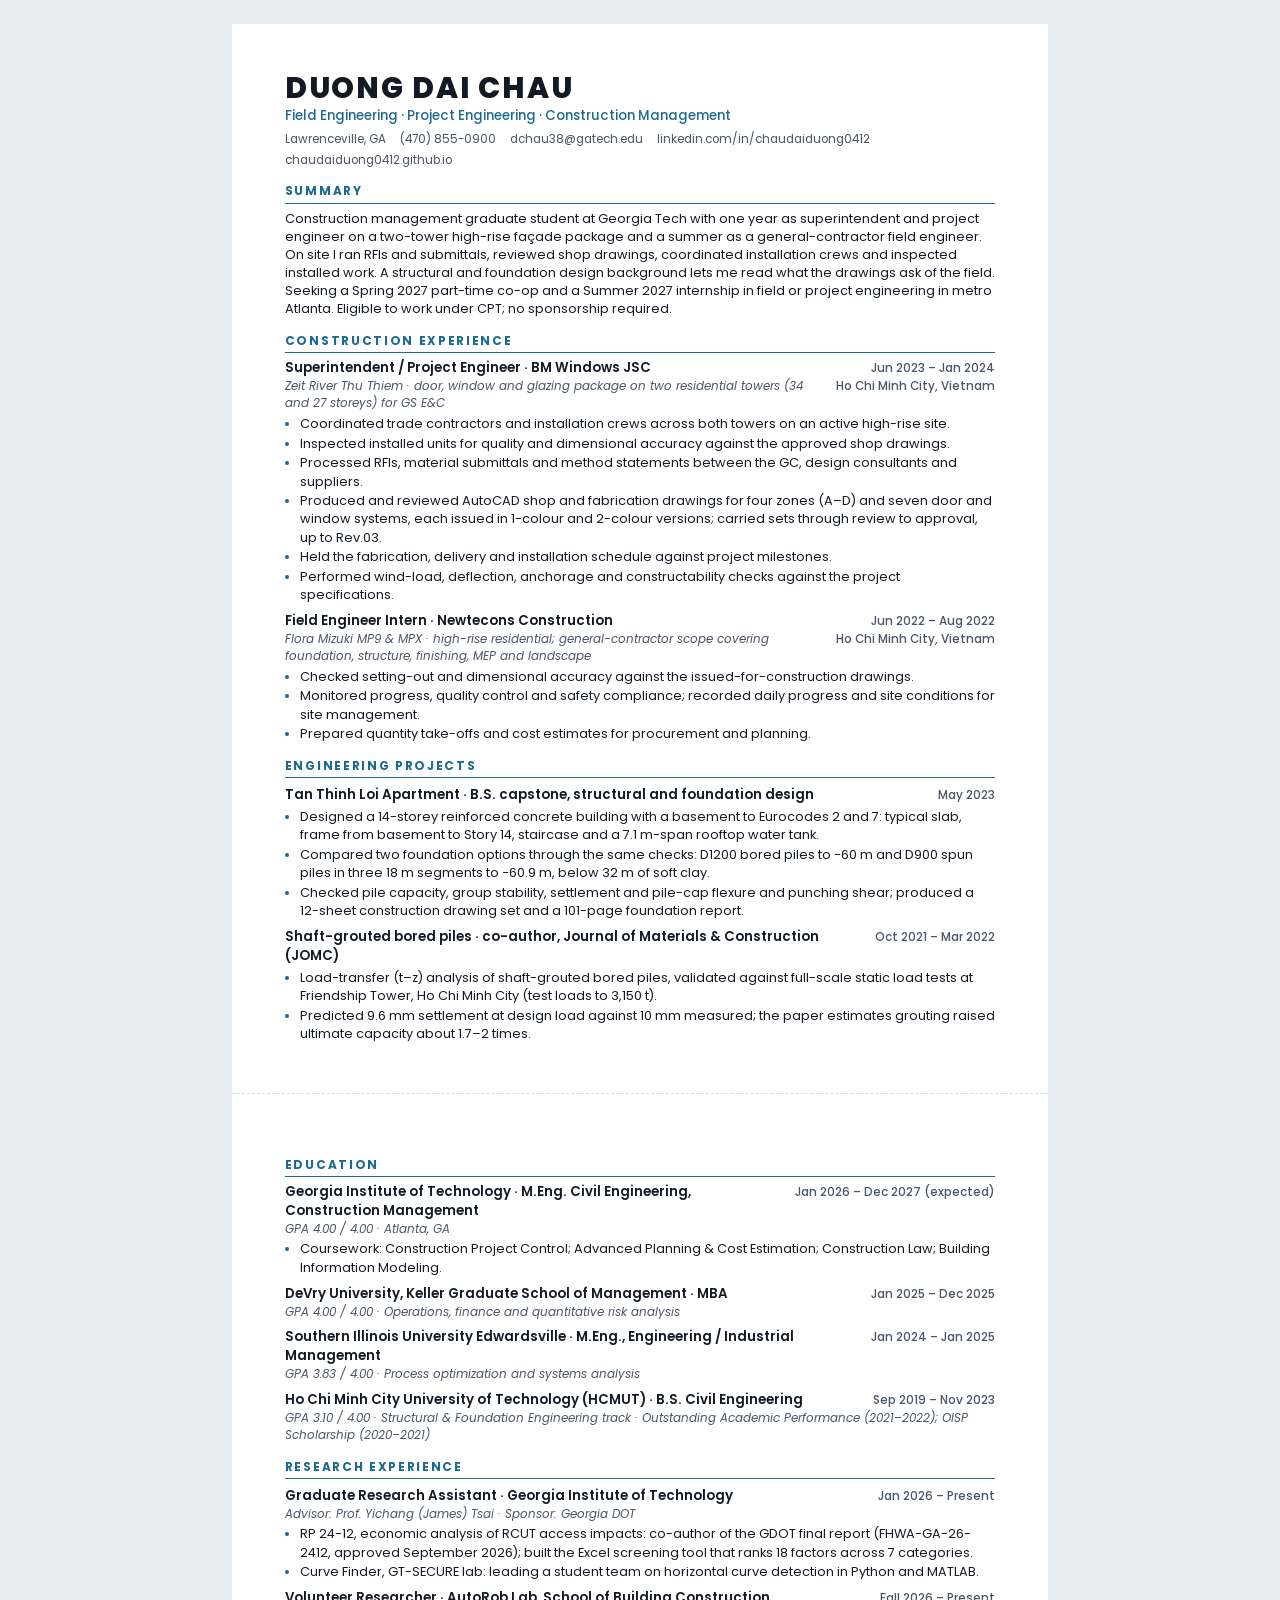
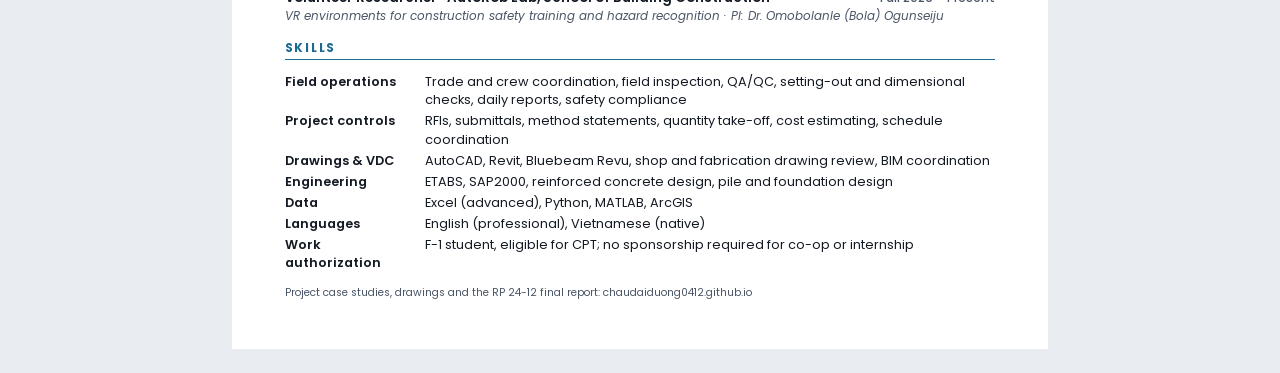
<file: resume.html>
<!doctype html>
<html lang="en">
<head>
<meta charset="utf-8">
<meta name="viewport" content="width=device-width,initial-scale=1">
<title>Duong Dai Chau — Resume</title>
<link rel="preconnect" href="https://fonts.googleapis.com">
<link rel="preconnect" href="https://fonts.gstatic.com" crossorigin>
<link href="https://fonts.googleapis.com/css2?family=Poppins:ital,wght@0,400;0,500;0,600;0,700;0,800;1,400&display=swap" rel="stylesheet">
<link rel="stylesheet" href="resume.css">
<style>
  html{background:#e9edf2} body{margin:0;padding:24px 0}
  @media print{html{background:#fff} body{padding:0}}
</style>
</head>
<body>
<article class="cv" id="cv">

  <section class="pg">
    <header>
      <h1>DUONG DAI CHAU</h1>
      <p class="tag">Field Engineering · Project Engineering · Construction Management</p>
      <p class="contact">
        <span>Lawrenceville, GA</span>
        <a href="tel:+14708550900">(470) 855-0900</a>
        <a href="mailto:dchau38@gatech.edu">dchau38@gatech.edu</a>
        <a href="https://www.linkedin.com/in/chaudaiduong0412/">linkedin.com/in/chaudaiduong0412</a>
        <a href="https://chaudaiduong0412.github.io">chaudaiduong0412.github.io</a>
      </p>
    </header>

    <h2>Summary</h2>
    <p class="sum">Construction management graduate student at Georgia Tech with one year as superintendent and project engineer on a two-tower high-rise façade package and a summer as a general-contractor field engineer. On site I ran RFIs and submittals, reviewed shop drawings, coordinated installation crews and inspected installed work. A structural and foundation design background lets me read what the drawings ask of the field. Seeking a Spring 2027 part-time co-op and a Summer 2027 internship in field or project engineering in metro Atlanta. Eligible to work under CPT; no sponsorship required.</p>

    <h2>Construction experience</h2>
    <div class="job">
      <div class="row"><b>Superintendent / Project Engineer · BM Windows JSC</b><span>Jun 2023 – Jan 2024</span></div>
      <div class="row"><p class="sub">Zeit River Thu Thiem · door, window and glazing package on two residential towers (34 and 27 storeys) for GS E&amp;C</p><span>Ho Chi Minh City, Vietnam</span></div>
      <ul>
        <li>Coordinated trade contractors and installation crews across both towers on an active high-rise site.</li>
        <li>Inspected installed units for quality and dimensional accuracy against the approved shop drawings.</li>
        <li>Processed RFIs, material submittals and method statements between the GC, design consultants and suppliers.</li>
        <li>Produced and reviewed AutoCAD shop and fabrication drawings for four zones (A–D) and seven door and window systems, each issued in 1-colour and 2-colour versions; carried sets through review to approval, up to Rev.03.</li>
        <li>Held the fabrication, delivery and installation schedule against project milestones.</li>
        <li>Performed wind-load, deflection, anchorage and constructability checks against the project specifications.</li>
      </ul>
    </div>
    <div class="job">
      <div class="row"><b>Field Engineer Intern · Newtecons Construction</b><span>Jun 2022 – Aug 2022</span></div>
      <div class="row"><p class="sub">Flora Mizuki MP9 &amp; MPX · high-rise residential; general-contractor scope covering foundation, structure, finishing, MEP and landscape</p><span>Ho Chi Minh City, Vietnam</span></div>
      <ul>
        <li>Checked setting-out and dimensional accuracy against the issued-for-construction drawings.</li>
        <li>Monitored progress, quality control and safety compliance; recorded daily progress and site conditions for site management.</li>
        <li>Prepared quantity take-offs and cost estimates for procurement and planning.</li>
      </ul>
    </div>

    <h2>Engineering projects</h2>
    <div class="job">
      <div class="row"><b>Tan Thinh Loi Apartment · B.S. capstone, structural and foundation design</b><span>May 2023</span></div>
      <ul>
        <li>Designed a 14-storey reinforced concrete building with a basement to Eurocodes 2 and 7: typical slab, frame from basement to Story 14, staircase and a 7.1 m-span rooftop water tank.</li>
        <li>Compared two foundation options through the same checks: D1200 bored piles to −60 m and D900 spun piles in three 18 m segments to −60.9 m, below 32 m of soft clay.</li>
        <li>Checked pile capacity, group stability, settlement and pile-cap flexure and punching shear; produced a 12-sheet construction drawing set and a 101-page foundation report.</li>
      </ul>
    </div>
    <div class="job">
      <div class="row"><b>Shaft-grouted bored piles · co-author, Journal of Materials &amp; Construction (JOMC)</b><span>Oct 2021 – Mar 2022</span></div>
      <ul>
        <li>Load-transfer (t–z) analysis of shaft-grouted bored piles, validated against full-scale static load tests at Friendship Tower, Ho Chi Minh City (test loads to 3,150 t).</li>
        <li>Predicted 9.6 mm settlement at design load against 10 mm measured; the paper estimates grouting raised ultimate capacity about 1.7–2 times.</li>
      </ul>
    </div>

  </section>

  <section class="pg">
    <h2>Education</h2>
    <div class="job">
      <div class="row"><b>Georgia Institute of Technology · M.Eng. Civil Engineering, Construction Management</b><span>Jan 2026 – Dec 2027 (expected)</span></div>
      <p class="sub">GPA 4.00 / 4.00 · Atlanta, GA</p>
      <ul><li>Coursework: Construction Project Control; Advanced Planning &amp; Cost Estimation; Construction Law; Building Information Modeling.</li></ul>
    </div>
    <div class="job">
      <div class="row"><b>DeVry University, Keller Graduate School of Management · MBA</b><span>Jan 2025 – Dec 2025</span></div>
      <p class="sub">GPA 4.00 / 4.00 · Operations, finance and quantitative risk analysis</p>
    </div>
    <div class="job">
      <div class="row"><b>Southern Illinois University Edwardsville · M.Eng., Engineering / Industrial Management</b><span>Jan 2024 – Jan 2025</span></div>
      <p class="sub">GPA 3.83 / 4.00 · Process optimization and systems analysis</p>
    </div>
    <div class="job">
      <div class="row"><b>Ho Chi Minh City University of Technology (HCMUT) · B.S. Civil Engineering</b><span>Sep 2019 – Nov 2023</span></div>
      <p class="sub">GPA 3.10 / 4.00 · Structural &amp; Foundation Engineering track · Outstanding Academic Performance (2021–2022); OISP Scholarship (2020–2021)</p>
    </div>
    <h2>Research experience</h2>
    <div class="job">
      <div class="row"><b>Graduate Research Assistant · Georgia Institute of Technology</b><span>Jan 2026 – Present</span></div>
      <p class="sub">Advisor: Prof. Yichang (James) Tsai · Sponsor: Georgia DOT</p>
      <ul>
        <li>RP 24-12, economic analysis of RCUT access impacts: co-author of the GDOT final report (FHWA-GA-26-2412, approved September 2026); built the Excel screening tool that ranks 18 factors across 7 categories.</li>
        <li>Curve Finder, GT-SECURE lab: leading a student team on horizontal curve detection in Python and MATLAB.</li>
      </ul>
    </div>
    <div class="job">
      <div class="row"><b>Volunteer Researcher · AutoRob Lab, School of Building Construction</b><span>Fall 2026 – Present</span></div>
      <p class="sub">VR environments for construction safety training and hazard recognition · PI: Dr. Omobolanle (Bola) Ogunseiju</p>
    </div>

    <h2>Skills</h2>
    <dl class="skills">
      <dt>Field operations</dt><dd>Trade and crew coordination, field inspection, QA/QC, setting-out and dimensional checks, daily reports, safety compliance</dd>
      <dt>Project controls</dt><dd>RFIs, submittals, method statements, quantity take-off, cost estimating, schedule coordination</dd>
      <dt>Drawings &amp; VDC</dt><dd>AutoCAD, Revit, Bluebeam Revu, shop and fabrication drawing review, BIM coordination</dd>
      <dt>Engineering</dt><dd>ETABS, SAP2000, reinforced concrete design, pile and foundation design</dd>
      <dt>Data</dt><dd>Excel (advanced), Python, MATLAB, ArcGIS</dd>
      <dt>Languages</dt><dd>English (professional), Vietnamese (native)</dd>
      <dt>Work authorization</dt><dd>F-1 student, eligible for CPT; no sponsorship required for co-op or internship</dd>
    </dl>

    <p class="foot">Project case studies, drawings and the RP 24-12 final report: chaudaiduong0412.github.io</p>
  </section>

</article>
</body>
</html>
</file>
<file: resume.css>
/* Resume styles: shared by resume.html (print/PDF) and the Resume section of index.html */
.cv{
  --ink:#141a24; --ink-2:#4a5566; --rule:#d5dbe3; --acc:#1d6a91;
  background:#fff; color:var(--ink); font-family:'Poppins',ui-sans-serif,system-ui,sans-serif;
  font-size:9.6pt; line-height:1.42; width:8.5in; max-width:100%; margin:0 auto; text-align:left;
}
.cv .pg{padding:.5in .55in;position:relative}
.cv .pg+.pg{border-top:1px dashed var(--rule)}
.cv h1{font-size:22pt;font-weight:800;letter-spacing:.06em;margin:0;line-height:1.1;color:var(--ink)}
.cv .tag{font-size:10pt;font-weight:500;color:var(--acc);margin-top:3px}
.cv .contact{font-size:8.8pt;color:var(--ink-2);margin-top:5px;display:flex;flex-wrap:wrap;gap:4px 14px}
.cv .contact a{color:inherit;text-decoration:none}
.cv h2{font-size:9pt;font-weight:700;letter-spacing:.14em;text-transform:uppercase;color:var(--acc);
  margin:14px 0 6px;padding-bottom:3px;border-bottom:1.5px solid var(--acc)}
.cv p{margin:0}
.cv .sum{color:var(--ink)}
.cv .job{margin-top:8px;break-inside:avoid}
.cv .job:first-of-type{margin-top:0}
.cv .row{display:flex;justify-content:space-between;gap:12px;align-items:baseline}
.cv .row b{font-weight:600;font-size:10pt}
.cv .row span{white-space:nowrap;font-size:8.8pt;color:var(--ink-2);font-weight:500}
.cv .sub{font-size:8.9pt;color:var(--ink-2);font-style:italic}
.cv ul{margin:3px 0 0;padding-left:15px}
.cv li{margin:1.5px 0}
.cv li::marker{color:var(--acc)}
.cv .skills{display:grid;grid-template-columns:128px 1fr;gap:3px 12px}
.cv .skills dt{font-weight:600}
.cv .skills dd{margin:0}
.cv .foot{font-size:8pt;color:var(--ink-2);margin-top:12px}
@media screen and (max-width:700px){
  .cv{font-size:8.6pt}
  .cv .pg{padding:22px 18px}
  .cv h1{font-size:17pt}
  .cv .row{flex-direction:column;gap:0}
  .cv .skills{grid-template-columns:1fr}
  .cv .skills dt{margin-top:4px}
}
@media print{
  @page{size:letter;margin:0}
  .cv .pg{break-after:page}
  .cv .pg:last-child{break-after:auto}
  .cv .pg+.pg{border-top:0}
}
</file>
